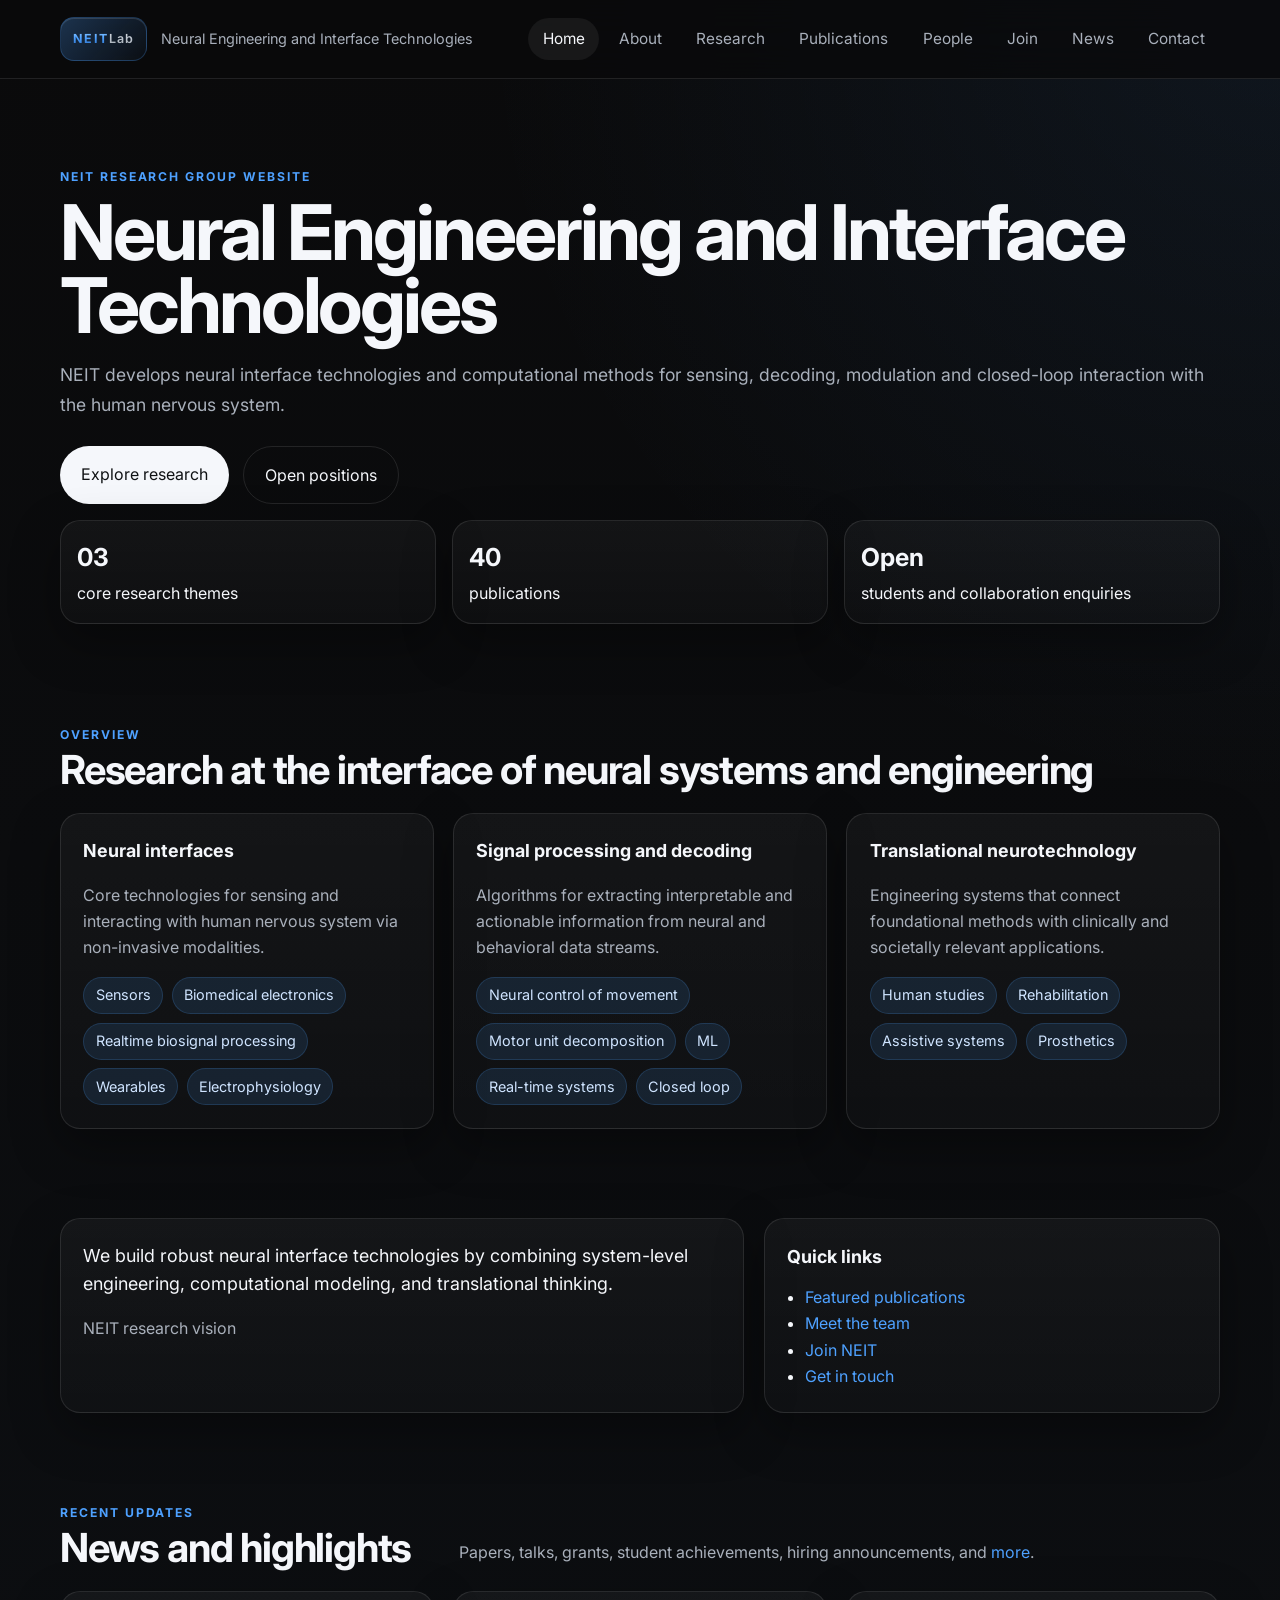
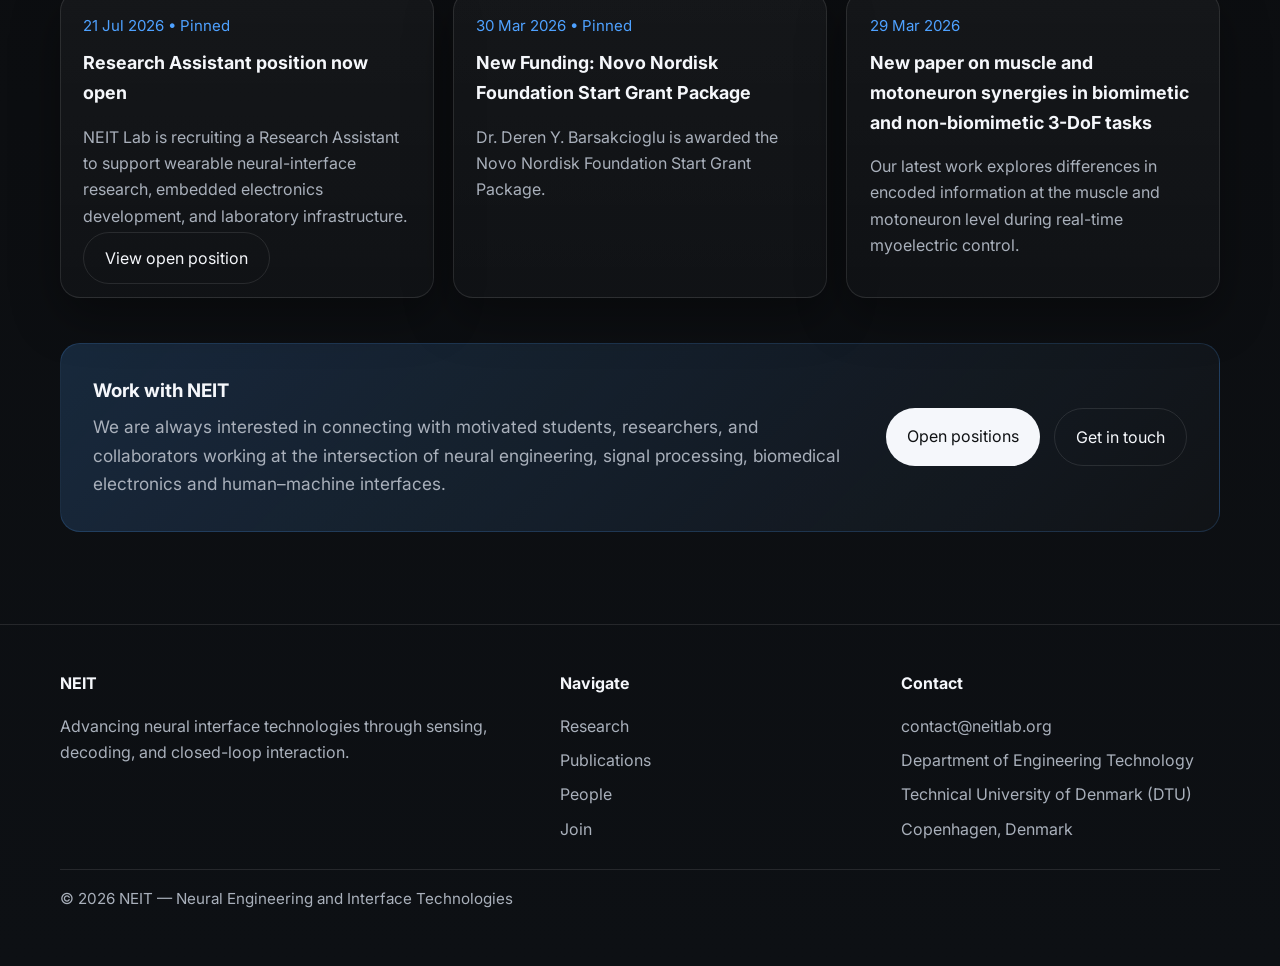
<file: index.html>
<!DOCTYPE html>
<html lang="en">
<head>
  <meta charset="UTF-8">
  <meta name="viewport" content="width=device-width, initial-scale=1.0">
  <title>NEIT | Neural Engineering and Interface Technologies</title>
  <meta name="description" content="NEIT develops neural interfaces, signal processing, and neurotechnology for sensing, decoding, and closed-loop interaction with the nervous system.">
  <link rel="preconnect" href="https://fonts.googleapis.com">
  <link rel="preconnect" href="https://fonts.gstatic.com" crossorigin>
  <link href="https://fonts.googleapis.com/css2?family=Inter:wght@400;500;600;700;800&display=swap" rel="stylesheet">
  <link rel="icon" href="neitlab-favicon.svg" type="image/svg+xml">
  <link rel="icon" href="favicon.ico" sizes="any">
  <link rel="stylesheet" href="styles.css">
</head>
<body>

<header class="site-header">
  <div class="container header-inner">
    <a class="brand" href="index.html" aria-label="NEIT Lab home">
      <div class="brand-mark">
        <span class="logo-neit">NEIT</span><span class="logo-lab">Lab</span>
      </div>
      <div class="brand-text">
        <span>Neural Engineering and Interface Technologies</span>
      </div>
    </a>
    <button class="nav-toggle" aria-expanded="false" aria-controls="site-nav">Menu</button>
    <nav class="site-nav" id="site-nav" aria-label="Primary navigation">
      <ul>
        <li><a href="index.html" class="active">Home</a></li>
        <li><a href="about.html" class="">About</a></li>
        <li><a href="research.html" class="">Research</a></li>
        <li><a href="publications.html" class="">Publications</a></li>
        <li><a href="people.html" class="">People</a></li>
        <li><a href="join.html" class="">Join</a></li>
        <li><a href="news.html" class="">News</a></li>
        <li><a href="contact.html" class="">Contact</a></li>
      </ul>
    </nav>
  </div>
</header>

<main>
  <section class="hero">
    <div class="container">
      <div>
        <div class="kicker">NEIT Research group website</div>
        <h1>Neural Engineering and Interface Technologies</h1>
        <p class="hero-full">
          NEIT develops neural interface technologies and computational methods for sensing, decoding, modulation and closed-loop interaction with the human nervous system.
        </p>  
        <div class="hero-actions">
          <a class="button primary" href="research.html">Explore research</a>
          <a class="button secondary" href="join.html">Open positions</a>
        </div>
  
        <div class="metric-grid">
          <div class="stat-card">
            <strong>03</strong>
            <span>core research themes</span>
          </div>
  
          <div class="stat-card">
            <strong id="publication-count-stat">—</strong>
            <span>publications</span>
          </div>
  
          <div class="stat-card">
            <strong>Open</strong>
            <span>students and collaboration enquiries</span>
          </div>
        </div>
      </div>
    </div>
  </section>

  <section class="section">
    <div class="container">
      <div class="section-heading">
        <div>
          <div class="page-kicker">Overview</div>
          <h2>Research at the interface of neural systems and engineering</h2>
        </div>
      </div>
      <div class="grid-3">
        <article class="card">
          <h3>Neural interfaces</h3>
          <p>Core technologies for sensing and interacting with human nervous system via non-invasive modalities.</p>
          <div class="tag-list">
            <span class="tag">Sensors</span>
            <span class="tag">Biomedical electronics</span>
            <span class="tag">Realtime biosignal processing</span>
            <span class="tag">Wearables</span>
            <span class="tag">Electrophysiology</span>
          </div>
        </article>
        <article class="card">
          <h3>Signal processing and decoding</h3>
          <p>Algorithms for extracting interpretable and actionable information from neural and behavioral data streams.</p>
          <div class="tag-list">
            <span class="tag">Neural control of movement</span>
            <span class="tag">Motor unit decomposition</span>
            <span class="tag">ML</span>
            <span class="tag">Real-time systems</span>
            <span class="tag">Closed loop</span>
          </div>
        </article>
        <article class="card">
          <h3>Translational neurotechnology</h3>
          <p>Engineering systems that connect foundational methods with clinically and societally relevant applications.</p>
          <div class="tag-list">
            <span class="tag">Human studies</span>
            <span class="tag">Rehabilitation</span>
            <span class="tag">Assistive systems</span>
            <span class="tag">Prosthetics</span>
          </div>
        </article>
      </div>
    </div>
  </section>

  <section class="section">
    <div class="container feature-strip">
      <div class="quote-block">
        <blockquote>
          We build robust neural interface technologies by combining system-level engineering, computational modeling, and translational thinking.
        </blockquote>
        <cite>NEIT research vision</cite>
      </div>
      <div class="card">
        <h3>Quick links</h3>
        <ul class="clean-list">
          <li><a class="muted-link" href="publications.html">Featured publications</a></li>
          <li><a class="muted-link" href="people.html">Meet the team</a></li>
          <li><a class="muted-link" href="join.html">Join NEIT</a></li>
          <li><a class="muted-link" href="contact.html">Get in touch</a></li>
        </ul>
      </div>
    </div>
  </section>

  <section class="section">
    <div class="container">
      <div class="section-heading">
        <div>
          <div class="page-kicker">Recent updates</div>
          <h2>News and highlights</h2>
        </div>
        <p>
          Papers, talks, grants, student achievements, hiring announcements, and
          <a href="news.html" class="inline-link">more</a>.
        </p>
      </div>
      <div id="homepage-news-list" class="grid-3">
        <p>Loading updates...</p>
      </div>
      <div class="cta-band">
        <div>
          <h3>Work with NEIT</h3>
          <p class="intro-text">
            We are always interested in connecting with motivated students, researchers, and collaborators working at the intersection of neural engineering, signal processing, biomedical electronics and human–machine interfaces.
          </p>
        </div>
        <div class="button-row">
          <a class="button primary" href="join.html">Open positions</a>
          <a class="button secondary" href="contact.html">Get in touch</a>
        </div>
      </div>
    </div>
  </section>
</main>

<footer class="footer">
  <div class="container">
    <div class="footer-grid">
      <div>
        <h3>NEIT</h3>
        <p>Advancing neural interface technologies through sensing, decoding, and closed-loop interaction.</p>
      </div>
      <div>
        <h3>Navigate</h3>
        <ul>
          <li><a href="research.html">Research</a></li>
          <li><a href="publications.html">Publications</a></li>
          <li><a href="people.html">People</a></li>
          <li><a href="join.html">Join</a></li>
        </ul>
      </div>
      <div>
        <h3>Contact</h3>
        <ul>
          <li><a href="mailto:contact@neitlab.org">contact@neitlab.org</a></li>
          <li>Department of Engineering Technology </li>
          <li>Technical University of Denmark (DTU)</li>
          <li>Copenhagen, Denmark</li>
        </ul>
      </div>
    </div>
    <div class="footer-bottom">
      <span>© <span id="current-year"></span> NEIT — Neural Engineering and Interface Technologies</span>
    </div>
  </div>
</footer>

<script src="script.js"></script>
</body>
</html>
</file>
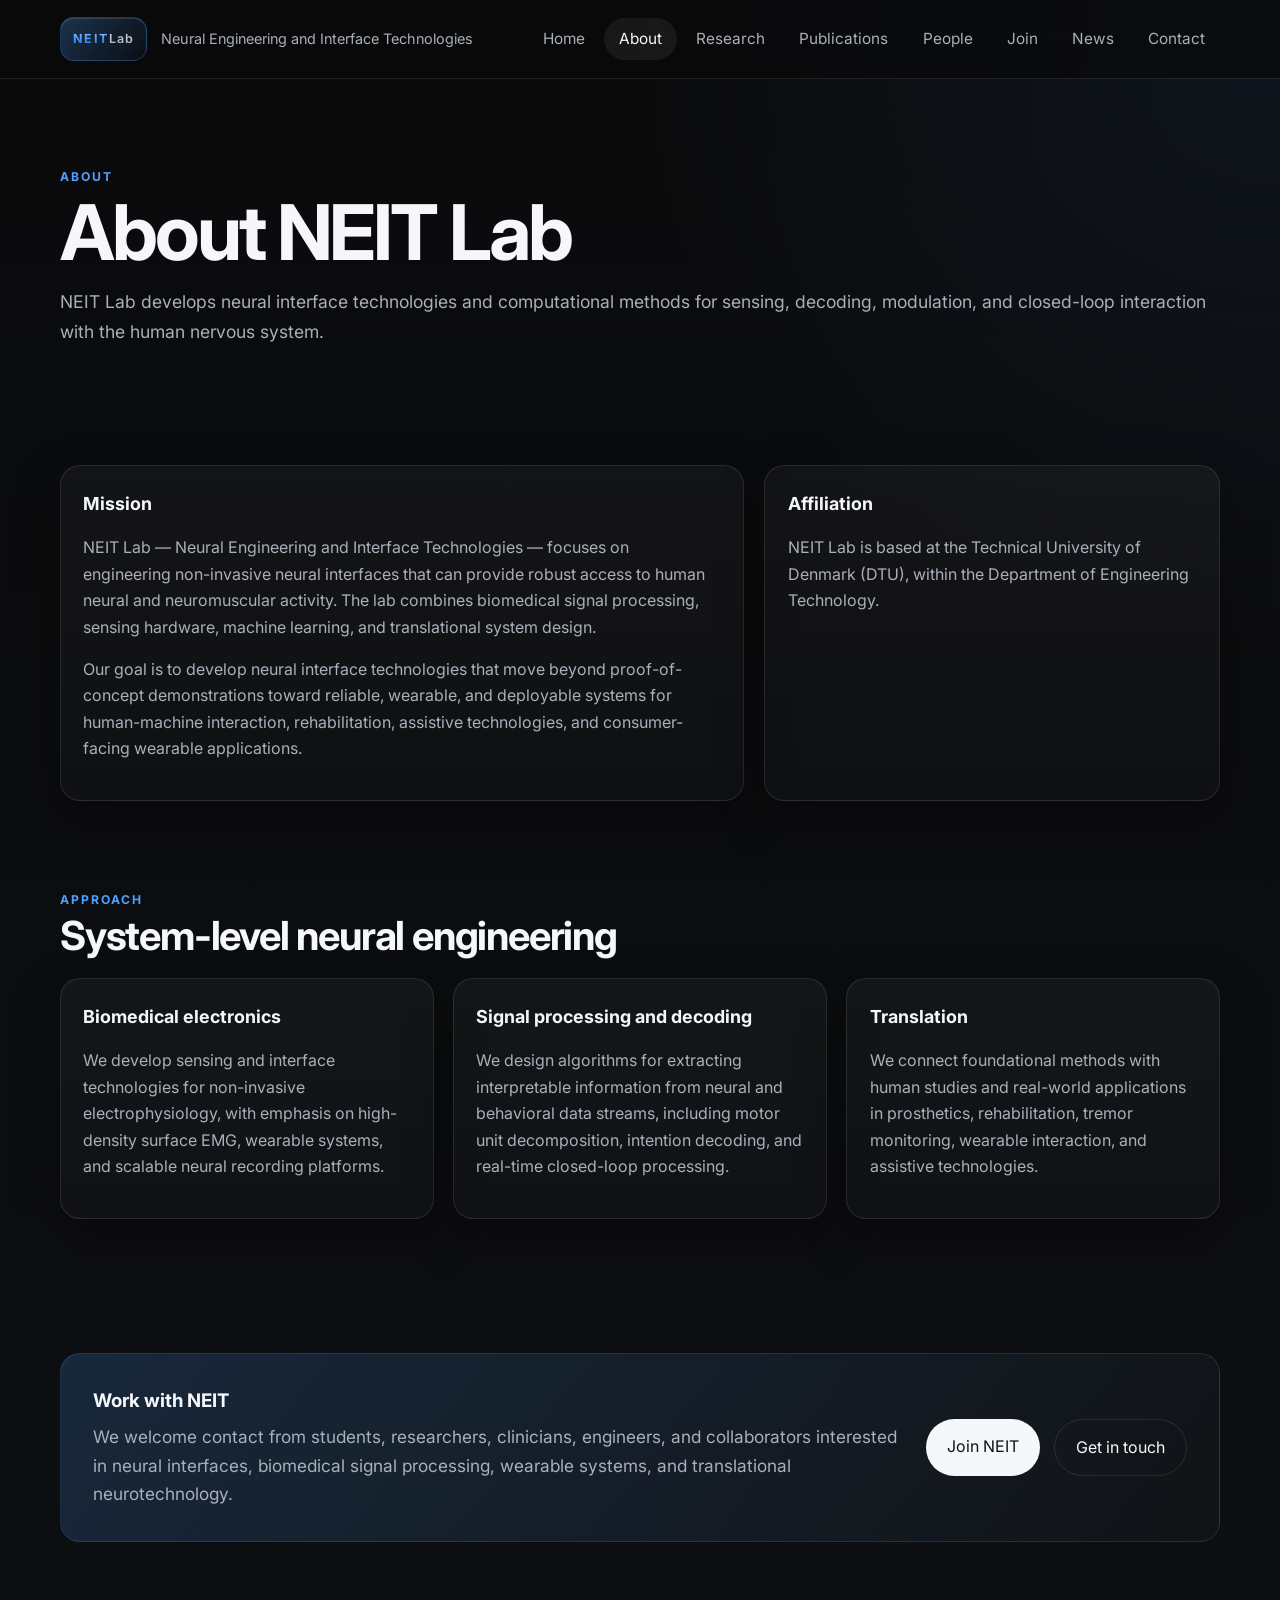
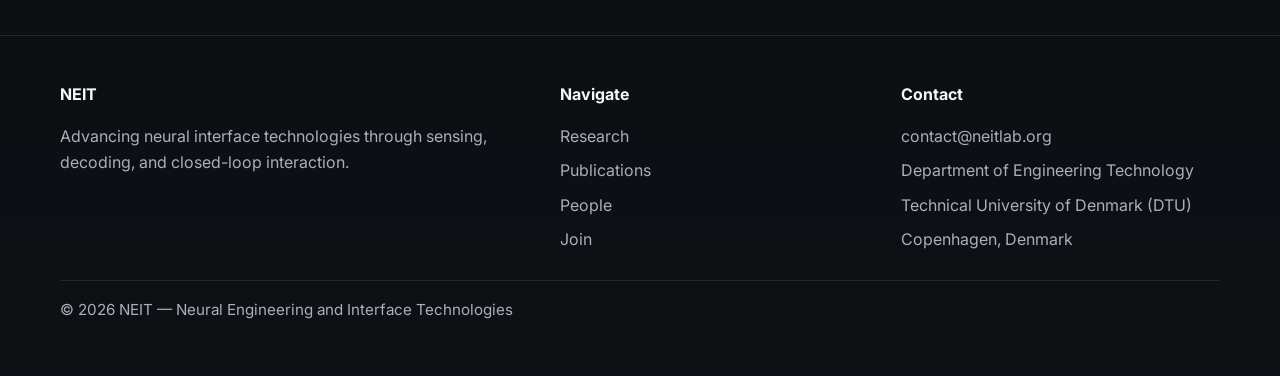
<file: about.html>
<!DOCTYPE html>
<html lang="en">
<head>
  <meta charset="UTF-8">
  <meta name="viewport" content="width=device-width, initial-scale=1.0">
  <title>About | NEIT Lab</title>
  <meta name="description" content="About NEIT Lab — Neural Engineering and Interface Technologies at DTU.">
  <link rel="preconnect" href="https://fonts.googleapis.com">
  <link rel="preconnect" href="https://fonts.gstatic.com" crossorigin>
  <link href="https://fonts.googleapis.com/css2?family=Inter:wght@400;500;600;700;800&display=swap" rel="stylesheet">
  <link rel="icon" href="neitlab-favicon.svg" type="image/svg+xml">
  <link rel="icon" href="favicon.ico" sizes="any">
  <link rel="stylesheet" href="styles.css">
</head>
<body>

<header class="site-header">
  <div class="container header-inner">
    <a class="brand" href="index.html" aria-label="NEIT Lab home">
      <div class="brand-mark">
        <span class="logo-neit">NEIT</span><span class="logo-lab">Lab</span>
      </div>
      <div class="brand-text">
        <span>Neural Engineering and Interface Technologies</span>
      </div>
    </a>
    <button class="nav-toggle" aria-expanded="false" aria-controls="site-nav">Menu</button>
    <nav class="site-nav" id="site-nav" aria-label="Primary navigation">
      <ul>
        <li><a href="index.html">Home</a></li>
        <li><a href="about.html" class="active">About</a></li>
        <li><a href="research.html">Research</a></li>
        <li><a href="publications.html">Publications</a></li>
        <li><a href="people.html">People</a></li>
        <li><a href="join.html">Join</a></li>
        <li><a href="news.html">News</a></li>
        <li><a href="contact.html">Contact</a></li>
      </ul>
    </nav>
  </div>
</header>

<main>
  <section class="hero">
    <div class="container">
      <div class="kicker">About</div>
      <h1>About NEIT Lab</h1>
      <p class="hero-full">
        NEIT Lab develops neural interface technologies and computational methods for sensing,
        decoding, modulation, and closed-loop interaction with the human nervous system.
      </p>
    </div>
  </section>

  <section class="section">
    <div class="container two-column-layout">
      <div class="card">
        <h3>Mission</h3>
        <p>
          NEIT Lab — Neural Engineering and Interface Technologies — focuses on engineering
          non-invasive neural interfaces that can provide robust access to human neural and
          neuromuscular activity. The lab combines biomedical signal processing, sensing
          hardware, machine learning, and translational system design.
        </p>
        <p>
          Our goal is to develop neural interface technologies that move beyond proof-of-concept
          demonstrations toward reliable, wearable, and deployable systems for human-machine
          interaction, rehabilitation, assistive technologies, and consumer-facing wearable
          applications.
        </p>
      </div>

      <div class="card">
        <h3>Affiliation</h3>
        <p>
          NEIT Lab is based at the Technical University of Denmark (DTU), within the Department
          of Engineering Technology.
        </p>
      </div>
    </div>
  </section>

  <section class="section">
    <div class="container">
      <div class="section-heading">
        <div>
          <div class="page-kicker">Approach</div>
          <h2>System-level neural engineering</h2>
        </div>
      </div>

      <div class="grid-3">
        <article class="card">
          <h3>Biomedical electronics</h3>
          <p>
            We develop sensing and interface technologies for non-invasive electrophysiology,
            with emphasis on high-density surface EMG, wearable systems, and scalable neural
            recording platforms.
          </p>
        </article>

        <article class="card">
          <h3>Signal processing and decoding</h3>
          <p>
            We design algorithms for extracting interpretable information from neural and
            behavioral data streams, including motor unit decomposition, intention decoding,
            and real-time closed-loop processing.
          </p>
        </article>

        <article class="card">
          <h3>Translation</h3>
          <p>
            We connect foundational methods with human studies and real-world applications in
            prosthetics, rehabilitation, tremor monitoring, wearable interaction, and assistive
            technologies.
          </p>
        </article>
      </div>
    </div>
  </section>

  <section class="section">
    <div class="container">
      <div class="cta-band">
        <div>
          <h3>Work with NEIT</h3>
          <p class="intro-text">
            We welcome contact from students, researchers, clinicians, engineers, and collaborators
            interested in neural interfaces, biomedical signal processing, wearable systems, and
            translational neurotechnology.
          </p>
        </div>
        <div class="button-row">
          <a class="button primary" href="join.html">Join NEIT</a>
          <a class="button secondary" href="contact.html">Get in touch</a>
        </div>
      </div>
    </div>
  </section>
</main>

<footer class="footer">
  <div class="container">
    <div class="footer-grid">
      <div>
        <h3>NEIT</h3>
        <p>Advancing neural interface technologies through sensing, decoding, and closed-loop interaction.</p>
      </div>
      <div>
        <h3>Navigate</h3>
        <ul>
          <li><a href="research.html">Research</a></li>
          <li><a href="publications.html">Publications</a></li>
          <li><a href="people.html">People</a></li>
          <li><a href="join.html">Join</a></li>
        </ul>
      </div>
      <div>
        <h3>Contact</h3>
        <ul>
          <li><a href="mailto:contact@neitlab.org">contact@neitlab.org</a></li>
          <li>Department of Engineering Technology</li>
          <li>Technical University of Denmark (DTU)</li>
          <li>Copenhagen, Denmark</li>
        </ul>
      </div>
    </div>
    <div class="footer-bottom">
      <span>© <span id="current-year"></span> NEIT — Neural Engineering and Interface Technologies</span>
    </div>
  </div>
</footer>

<script src="script.js"></script>
</body>
</html>
</file>
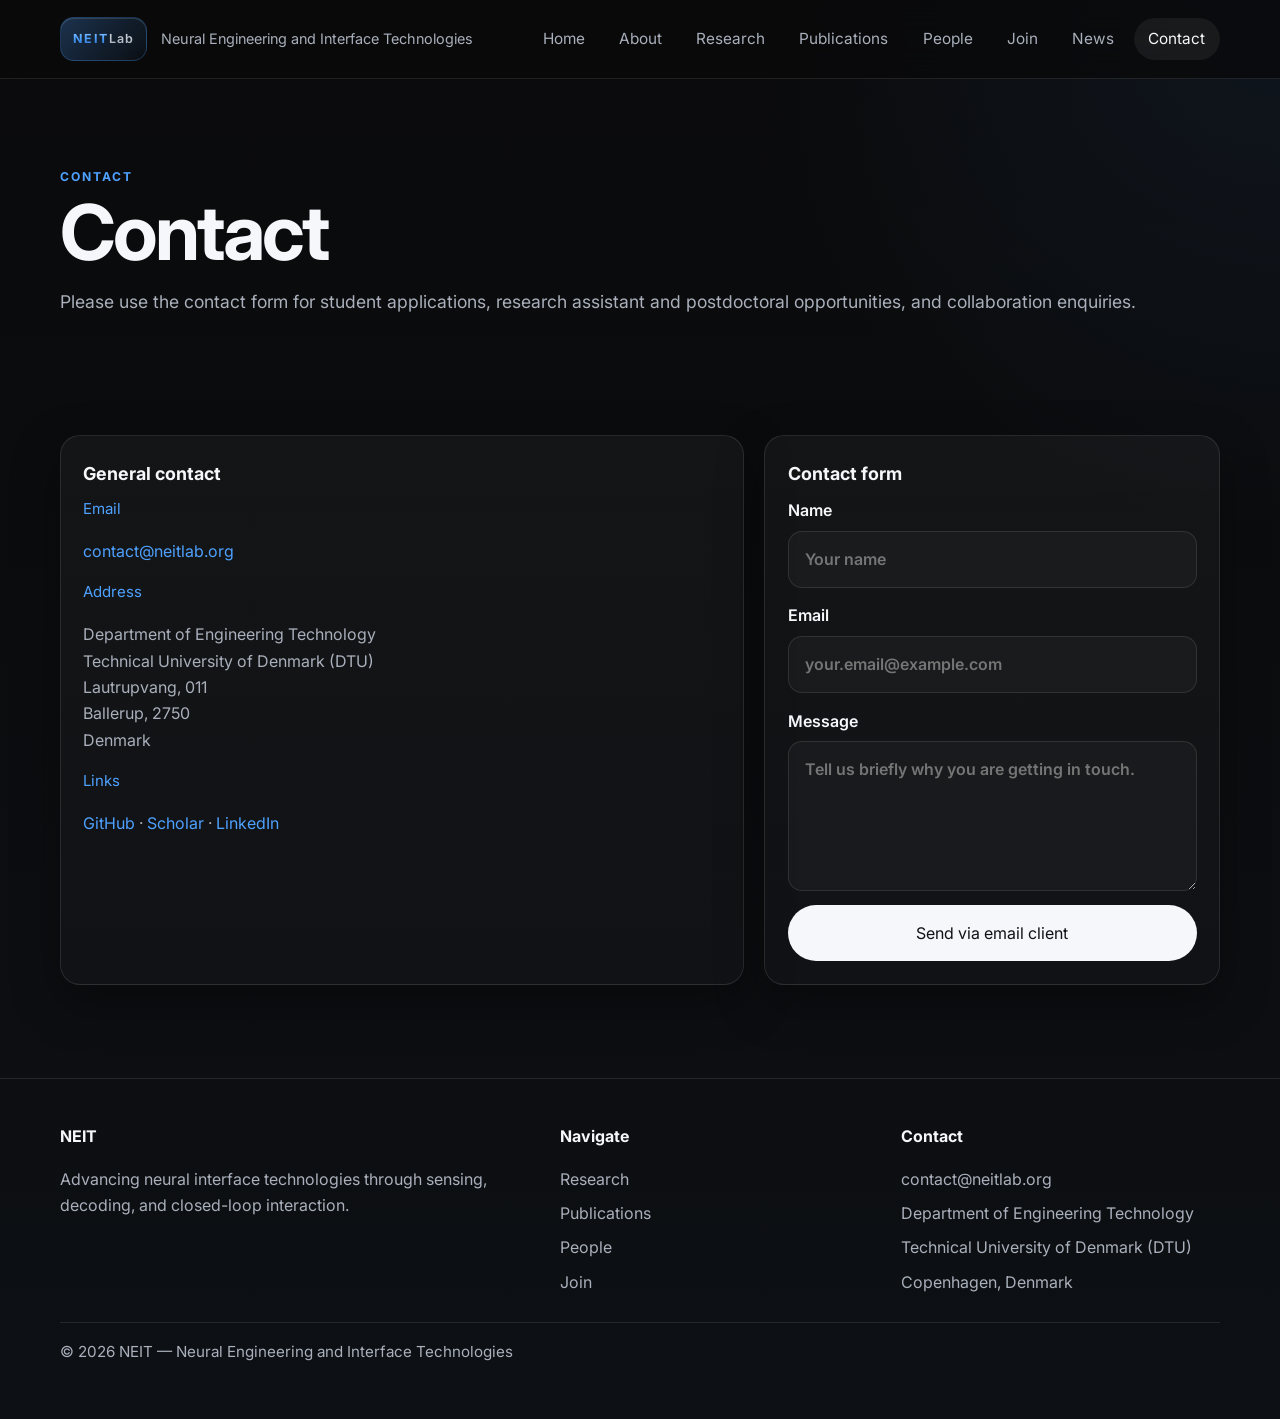
<file: contact.html>
<!DOCTYPE html>
<html lang="en">
<head>
  <meta charset="UTF-8">
  <meta name="viewport" content="width=device-width, initial-scale=1.0">
  <title>Contact | NEIT</title>
  <meta name="description" content="Contact details, address, collaboration enquiries, and application information for NEIT.">
  <link rel="preconnect" href="https://fonts.googleapis.com">
  <link rel="preconnect" href="https://fonts.gstatic.com" crossorigin>
  <link href="https://fonts.googleapis.com/css2?family=Inter:wght@400;500;600;700;800&display=swap" rel="stylesheet">
  <link rel="icon" href="neitlab-favicon.svg" type="image/svg+xml">
  <link rel="icon" href="favicon.ico" sizes="any">
  <link rel="stylesheet" href="styles.css">
</head>
<body>

<header class="site-header">
  <div class="container header-inner">
    <a class="brand" href="index.html" aria-label="NEIT home">
      <div class="brand-mark">
        <span class="logo-neit">NEIT</span><span class="logo-lab">Lab</span>
      </div>
      <div class="brand-text">
        <span>Neural Engineering and Interface Technologies</span>
      </div>
    </a>
    <button class="nav-toggle" aria-expanded="false" aria-controls="site-nav">Menu</button>
    <nav class="site-nav" id="site-nav" aria-label="Primary navigation">
      <ul>
        <li><a href="index.html" class="">Home</a></li>
        <li><a href="about.html" class="">About</a></li>
        <li><a href="research.html" class="">Research</a></li>
        <li><a href="publications.html" class="">Publications</a></li>
        <li><a href="people.html" class="">People</a></li>
        <li><a href="join.html" class="">Join</a></li>
        <li><a href="news.html" class="">News</a></li>
        <li><a href="contact.html" class="active">Contact</a></li>
      </ul>
    </nav>
  </div>
</header>

<main>
  <section class="hero">
    <div class="container">
      <div class="kicker">Contact</div>
      <h1>Contact</h1>
      <p class="hero-full">Please use the contact form for student applications, research assistant and postdoctoral opportunities, and collaboration enquiries.</p>
    </div>
  </section>

  <section class="section">
    <div class="container two-column-layout">
      <div class="contact-card">
        <h3>General contact</h3>
        <div class="contact-meta">Email</div>
        <p><a class="muted-link" href="mailto:contact@neit-lab.org">contact@neitlab.org</a></p>
        <div class="contact-meta">Address</div>
        <p>Department of Engineering Technology<br>Technical University of Denmark (DTU)<br>Lautrupvang, 011<br>Ballerup, 2750<br>Denmark</p>
        <div class="contact-meta">Links</div>
        <p><a class="muted-link" href="#">GitHub</a> · <a class="muted-link" href="#">Scholar</a> · <a class="muted-link" href="#">LinkedIn</a></p>
      </div>
      <div class="contact-card">
        <h3>Contact form</h3>
        <form action="mailto:contact@neit-lab.org" method="post" enctype="text/plain">
          <label>Name
            <input type="text" name="name" placeholder="Your name">
          </label>
          <label>Email
            <input type="email" name="email" placeholder="your.email@example.com">
          </label>
          <label>Message
            <textarea name="message" placeholder="Tell us briefly why you are getting in touch."></textarea>
          </label>
          <input type="submit" value="Send via email client">
        </form>
      </div>
    </div>
  </section>
</main>

<footer class="footer">
  <div class="container">
    <div class="footer-grid">
      <div>
        <h3>NEIT</h3>
        <p>Advancing neural interface technologies through sensing, decoding, and closed-loop interaction.</p>
      </div>
      <div>
        <h3>Navigate</h3>
        <ul>
          <li><a href="research.html">Research</a></li>
          <li><a href="publications.html">Publications</a></li>
          <li><a href="people.html">People</a></li>
          <li><a href="join.html">Join</a></li>
        </ul>
      </div>
      <div>
        <h3>Contact</h3>
        <ul>
          <li><a href="mailto:contact@neitlab.org">contact@neitlab.org</a></li>
          <li>Department of Engineering Technology</li>
          <li>Technical University of Denmark (DTU)</li>
          <li>Copenhagen, Denmark</li>
        </ul>
      </div>
    </div>
    <div class="footer-bottom">
      <span>© <span id="current-year"></span> NEIT — Neural Engineering and Interface Technologies</span>
    </div>
  </div>
</footer>

<script src="script.js"></script>
</body>
</html>
</file>
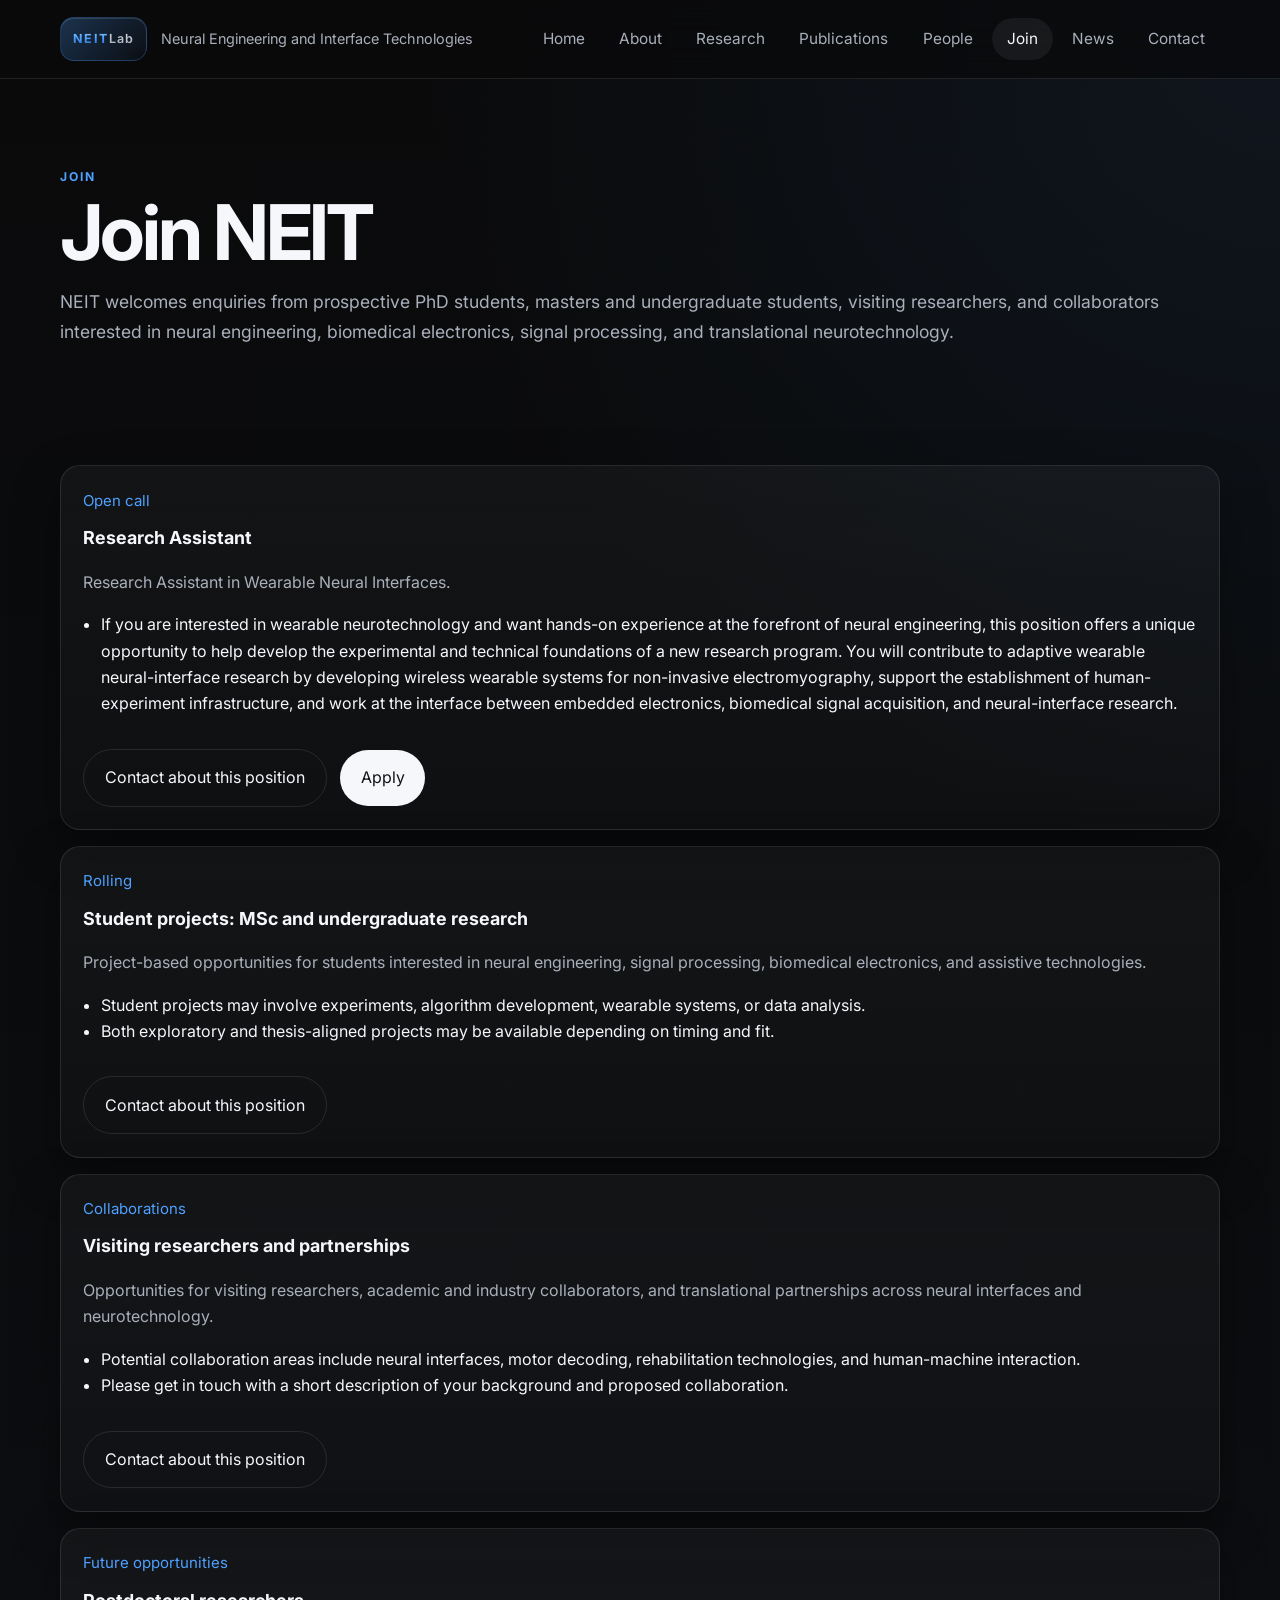
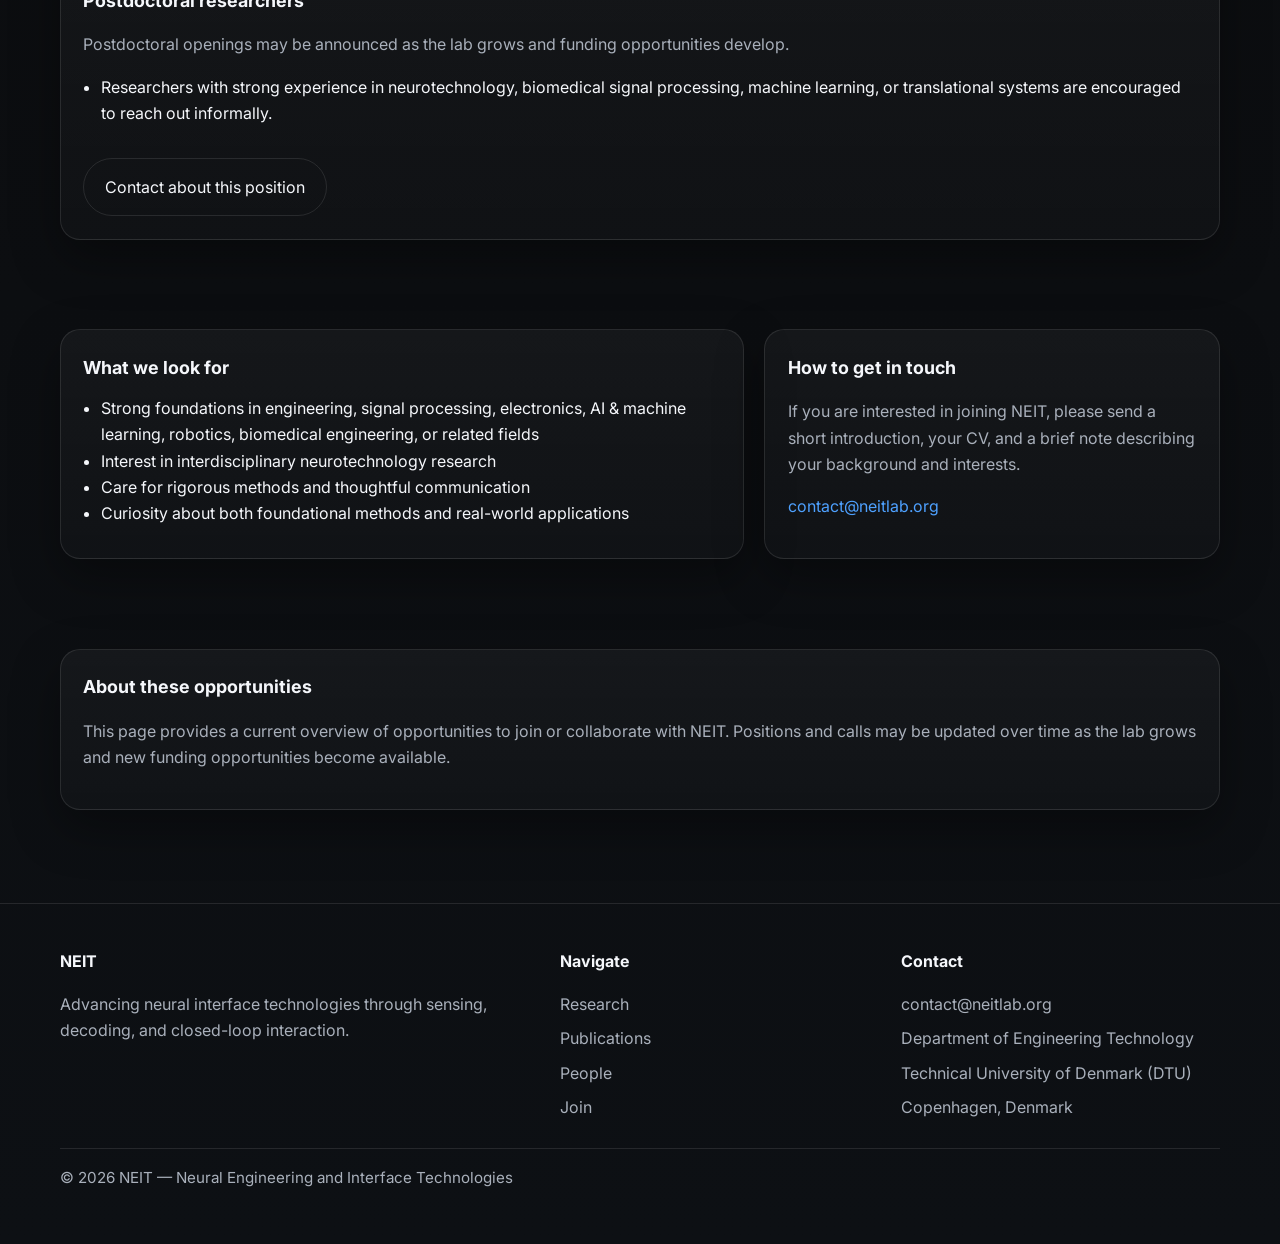
<file: join.html>
<!DOCTYPE html>
<html lang="en">
<head>
  <meta charset="UTF-8">
  <meta name="viewport" content="width=device-width, initial-scale=1.0">
  <title>Join | NEIT</title>
  <meta name="description" content="Open positions, opportunities, and application guidance for joining NEIT.">
  <link rel="preconnect" href="https://fonts.googleapis.com">
  <link rel="preconnect" href="https://fonts.gstatic.com" crossorigin>
  <link href="https://fonts.googleapis.com/css2?family=Inter:wght@400;500;600;700;800&display=swap" rel="stylesheet">
  <link rel="icon" href="neitlab-favicon.svg" type="image/svg+xml">
  <link rel="icon" href="favicon.ico" sizes="any">
  <link rel="stylesheet" href="styles.css">
</head>
<body>

<header class="site-header">
  <div class="container header-inner">
    <a class="brand" href="index.html" aria-label="NEIT Lab home">
      <div class="brand-mark">
        <span class="logo-neit">NEIT</span><span class="logo-lab">Lab</span>
      </div>
      <div class="brand-text">
        <span>Neural Engineering and Interface Technologies</span>
      </div>
    </a>
    <button class="nav-toggle" aria-expanded="false" aria-controls="site-nav">Menu</button>
    <nav class="site-nav" id="site-nav" aria-label="Primary navigation">
      <ul>
        <li><a href="index.html">Home</a></li>
        <li><a href="about.html">About</a></li>
        <li><a href="research.html">Research</a></li>
        <li><a href="publications.html">Publications</a></li>
        <li><a href="people.html">People</a></li>
        <li><a href="join.html" class="active">Join</a></li>
        <li><a href="news.html">News</a></li>
        <li><a href="contact.html">Contact</a></li>
      </ul>
    </nav>
  </div>
</header>

<main>
  <section class="hero">
    <div class="container">
      <div class="kicker">Join</div>
      <h1>Join NEIT</h1>
      <p class="hero-full">
        NEIT welcomes enquiries from prospective PhD students, masters and undergraduate students, visiting researchers, and collaborators interested in neural engineering,
        biomedical electronics, signal processing, and translational neurotechnology.
      </p>
    </div>
  </section>

  <section class="section">
    <div class="container">
      <div id="positions-list" class="jobs">
        <p>Loading opportunities...</p>
      </div>
    </div>
  </section>

  <section class="section">
    <div class="container two-column-layout">
      <div class="card">
        <h3>What we look for</h3>
        <ul class="content-list">
          <li>Strong foundations in engineering, signal processing, electronics, AI & machine learning, robotics, biomedical engineering, or related fields</li>
          <li>Interest in interdisciplinary neurotechnology research</li>
          <li>Care for rigorous methods and thoughtful communication</li>
          <li>Curiosity about both foundational methods and real-world applications</li>
        </ul>
      </div>
      <div class="card">
        <h3>How to get in touch</h3>
        <p>
          If you are interested in joining NEIT, please send a short introduction,
          your CV, and a brief note describing your background and interests.
        </p>
        <p>
          <a class="muted-link" href="mailto:contact@neitlab.org?subject=Enquiry%20about%20joining%20NEIT">
            contact@neitlab.org
          </a>
        </p>
      </div>
    </div>
  </section>

  <section class="section">
    <div class="container card">
      <h3>About these opportunities</h3>
      <p>
        This page provides a current overview of opportunities to join or collaborate
        with NEIT. Positions and calls may be updated over time as the lab grows and
        new funding opportunities become available.
      </p>
    </div>
  </section>
</main>

<footer class="footer">
  <div class="container">
    <div class="footer-grid">
      <div>
        <h3>NEIT</h3>
        <p>Advancing neural interface technologies through sensing, decoding, and closed-loop interaction.</p>
      </div>
      <div>
        <h3>Navigate</h3>
        <ul>
          <li><a href="research.html">Research</a></li>
          <li><a href="publications.html">Publications</a></li>
          <li><a href="people.html">People</a></li>
          <li><a href="join.html">Join</a></li>
        </ul>
      </div>
      <div>
        <h3>Contact</h3>
        <ul>
          <li><a href="mailto:contact@neitlab.org">contact@neitlab.org</a></li>
          <li>Department of Engineering Technology</li>
          <li>Technical University of Denmark (DTU)</li>
          <li>Copenhagen, Denmark</li>
        </ul>
      </div>
    </div>
    <div class="footer-bottom">
      <span>© <span id="current-year"></span> NEIT — Neural Engineering and Interface Technologies</span>
    </div>
  </div>
</footer>

<script src="script.js"></script>
</body>
</html>
</file>
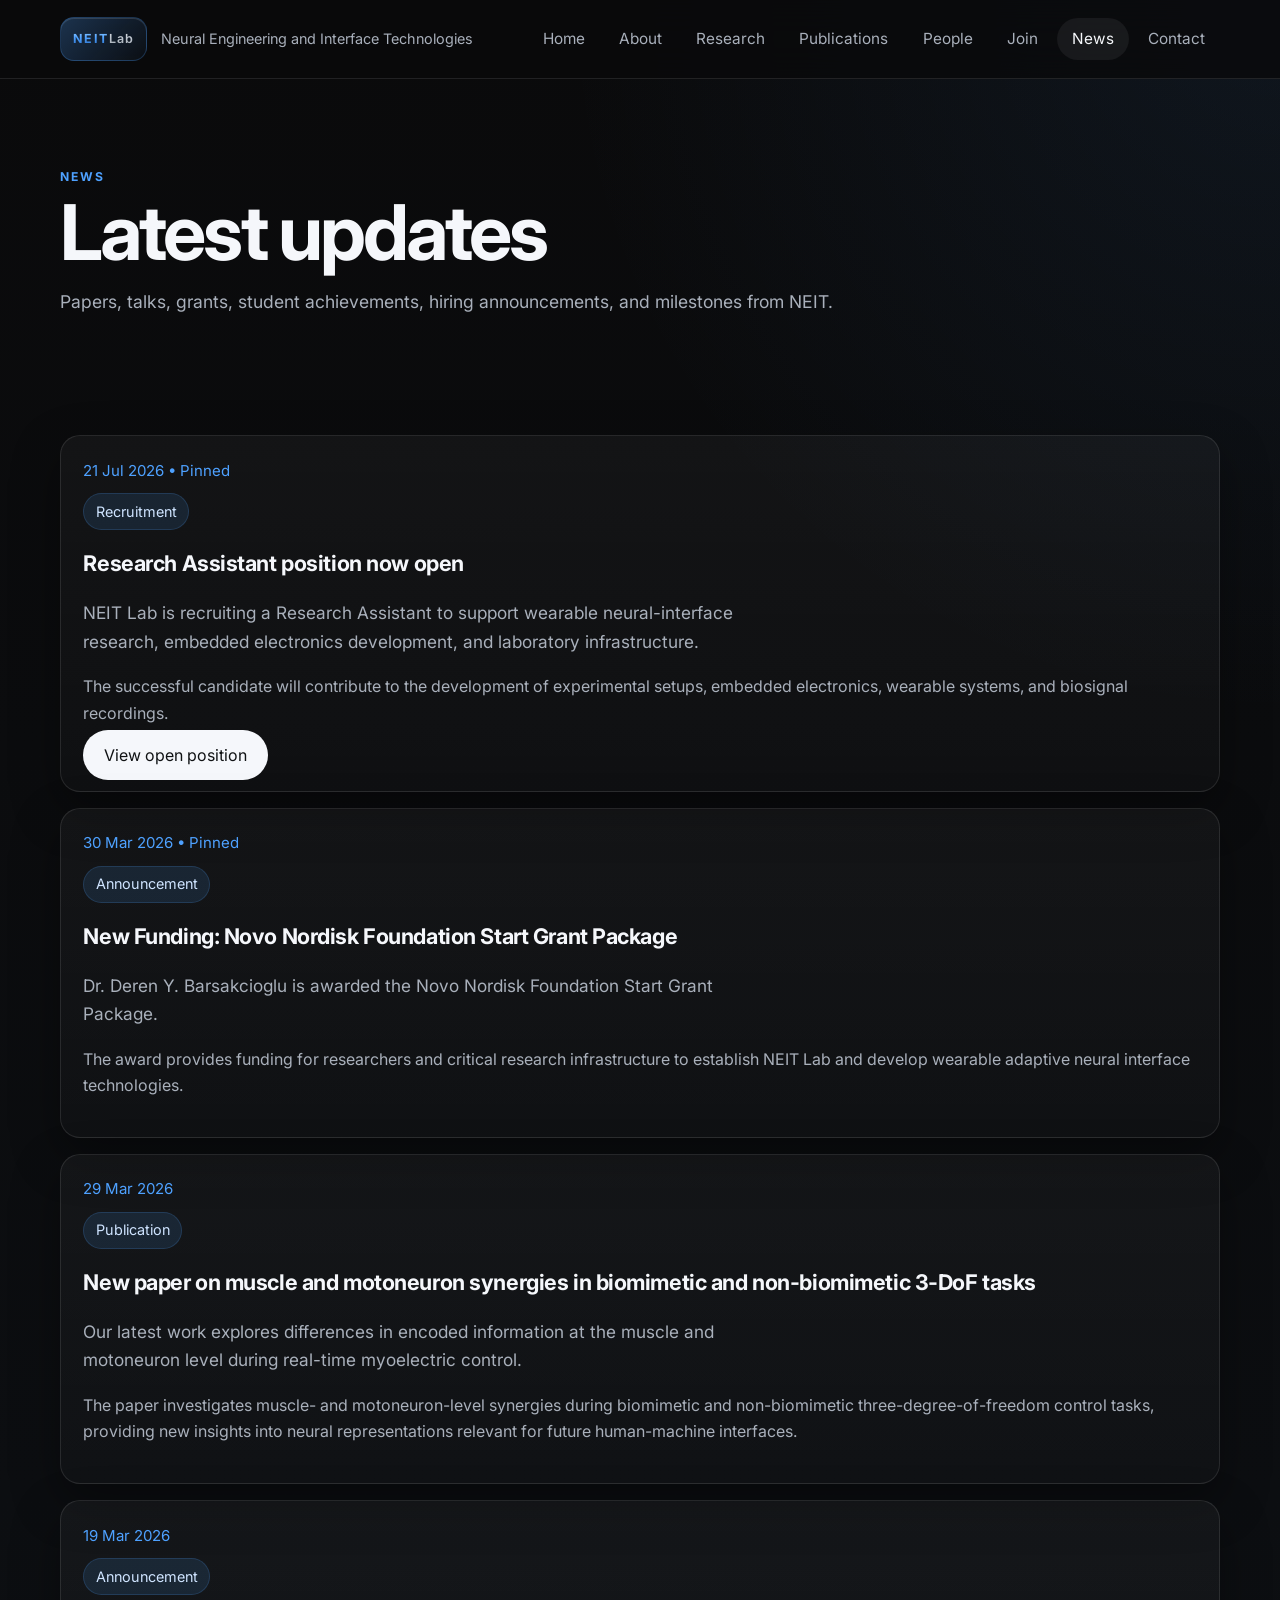
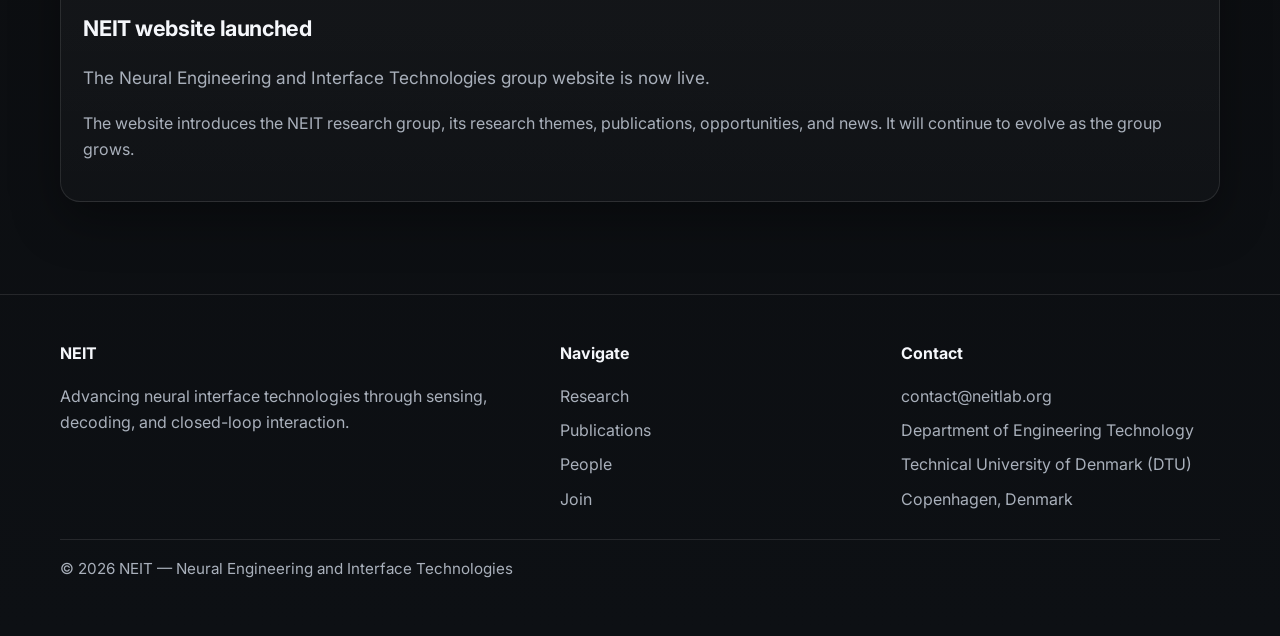
<file: news.html>
<!DOCTYPE html>
<html lang="en">
<head>
  <meta charset="UTF-8">
  <meta name="viewport" content="width=device-width, initial-scale=1.0">
  <title>News | NEIT</title>
  <meta name="description" content="Latest updates, papers, talks, grants, and milestones from NEIT.">
  <link rel="preconnect" href="https://fonts.googleapis.com">
  <link rel="preconnect" href="https://fonts.gstatic.com" crossorigin>
  <link href="https://fonts.googleapis.com/css2?family=Inter:wght@400;500;600;700;800&display=swap" rel="stylesheet">
  <link rel="icon" href="neitlab-favicon.svg" type="image/svg+xml">
  <link rel="icon" href="favicon.ico" sizes="any">
  <link rel="stylesheet" href="styles.css">
</head>
<body>

<header class="site-header">
  <div class="container header-inner">
    <a class="brand" href="index.html" aria-label="NEIT home">
      <div class="brand-mark">
        <span class="logo-neit">NEIT</span><span class="logo-lab">Lab</span>
      </div>
      <div class="brand-text">
        <span>Neural Engineering and Interface Technologies</span>
      </div>
    </a>
    <button class="nav-toggle" aria-expanded="false" aria-controls="site-nav">Menu</button>
    <nav class="site-nav" id="site-nav" aria-label="Primary navigation">
      <ul>
        <li><a href="index.html">Home</a></li>
        <li><a href="about.html">About</a></li>
        <li><a href="research.html">Research</a></li>
        <li><a href="publications.html">Publications</a></li>
        <li><a href="people.html">People</a></li>
        <li><a href="join.html">Join</a></li>
        <li><a href="news.html" class="active">News</a></li>
        <li><a href="contact.html">Contact</a></li>
      </ul>
    </nav>
  </div>
</header>

<main>
  <section class="hero">
    <div class="container">
      <div class="kicker">News</div>
      <h1>Latest updates</h1>
      <p class="hero-full">
        Papers, talks, grants, student achievements, hiring announcements, and milestones from NEIT.
      </p>
    </div>
  </section>

  <section class="section">
    <div class="container">
      <div id="news-page-list" class="timeline">
        <p>Loading news...</p>
      </div>
    </div>
  </section>
</main>

<footer class="footer">
  <div class="container">
    <div class="footer-grid">
      <div>
        <h3>NEIT</h3>
        <p>Advancing neural interface technologies through sensing, decoding, and closed-loop interaction.</p>
      </div>
      <div>
        <h3>Navigate</h3>
        <ul>
          <li><a href="research.html">Research</a></li>
          <li><a href="publications.html">Publications</a></li>
          <li><a href="people.html">People</a></li>
          <li><a href="join.html">Join</a></li>
        </ul>
      </div>
      <div>
        <h3>Contact</h3>
        <ul>
          <li><a href="mailto:contact@neitlab.org">contact@neitlab.org</a></li>
          <li>Department of Engineering Technology</li>
          <li>Technical University of Denmark (DTU)</li>
          <li>Copenhagen, Denmark</li>
        </ul>
      </div>
    </div>
    <div class="footer-bottom">
      <span>© <span id="current-year"></span> NEIT — Neural Engineering and Interface Technologies</span>
    </div>
  </div>
</footer>

<script src="script.js"></script>
</body>
</html>
</file>
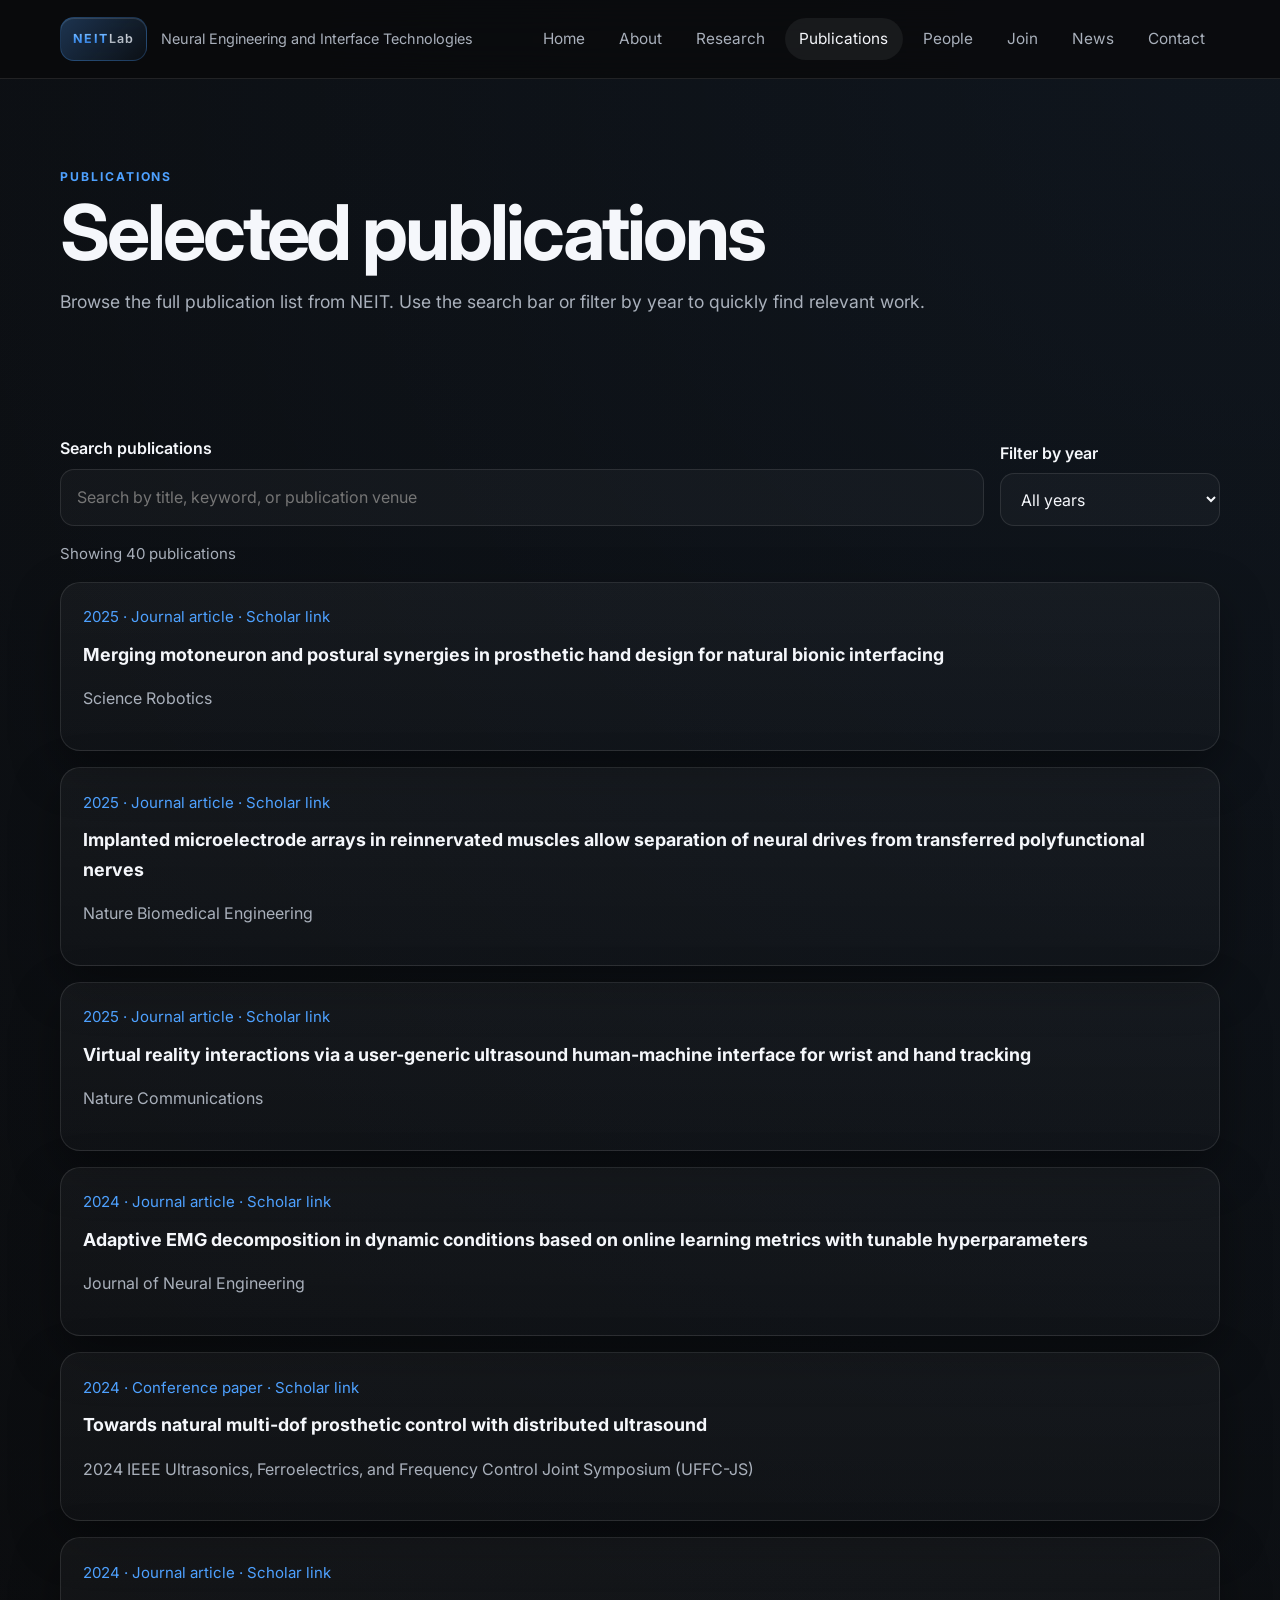
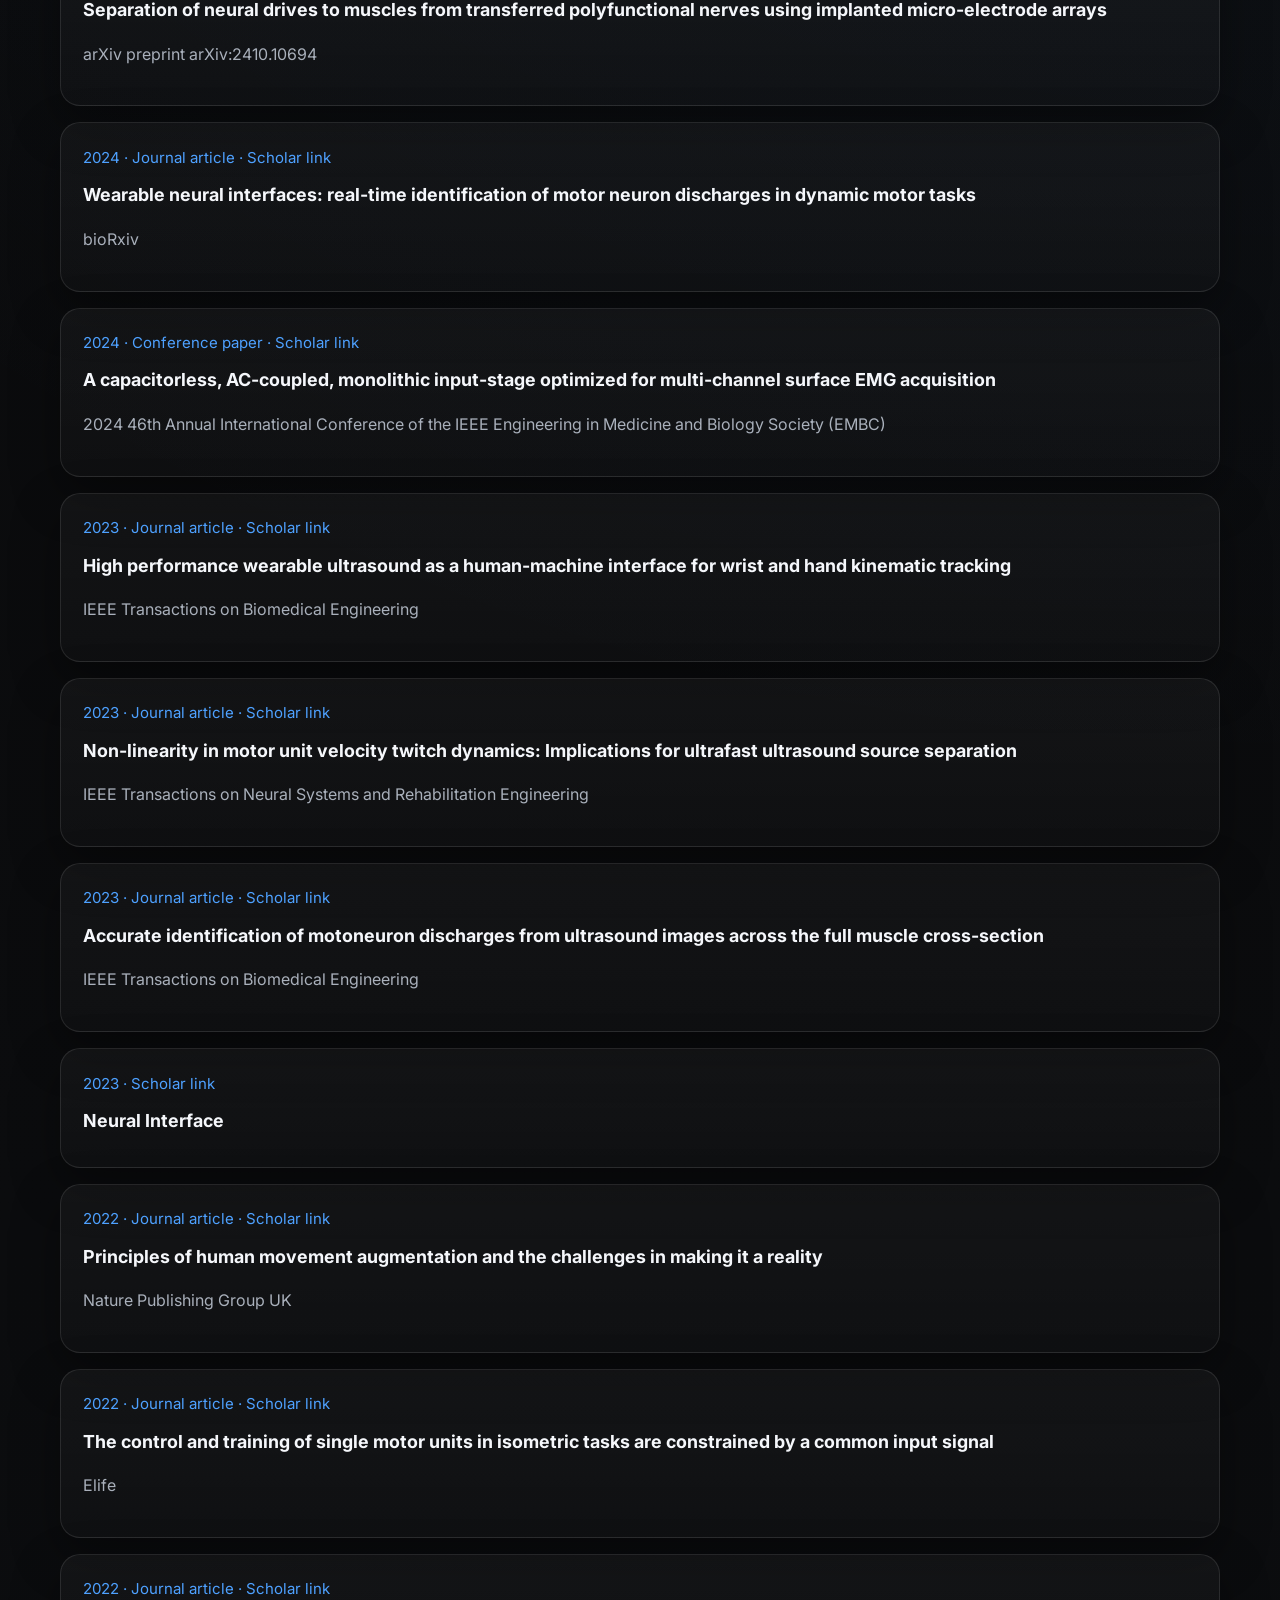
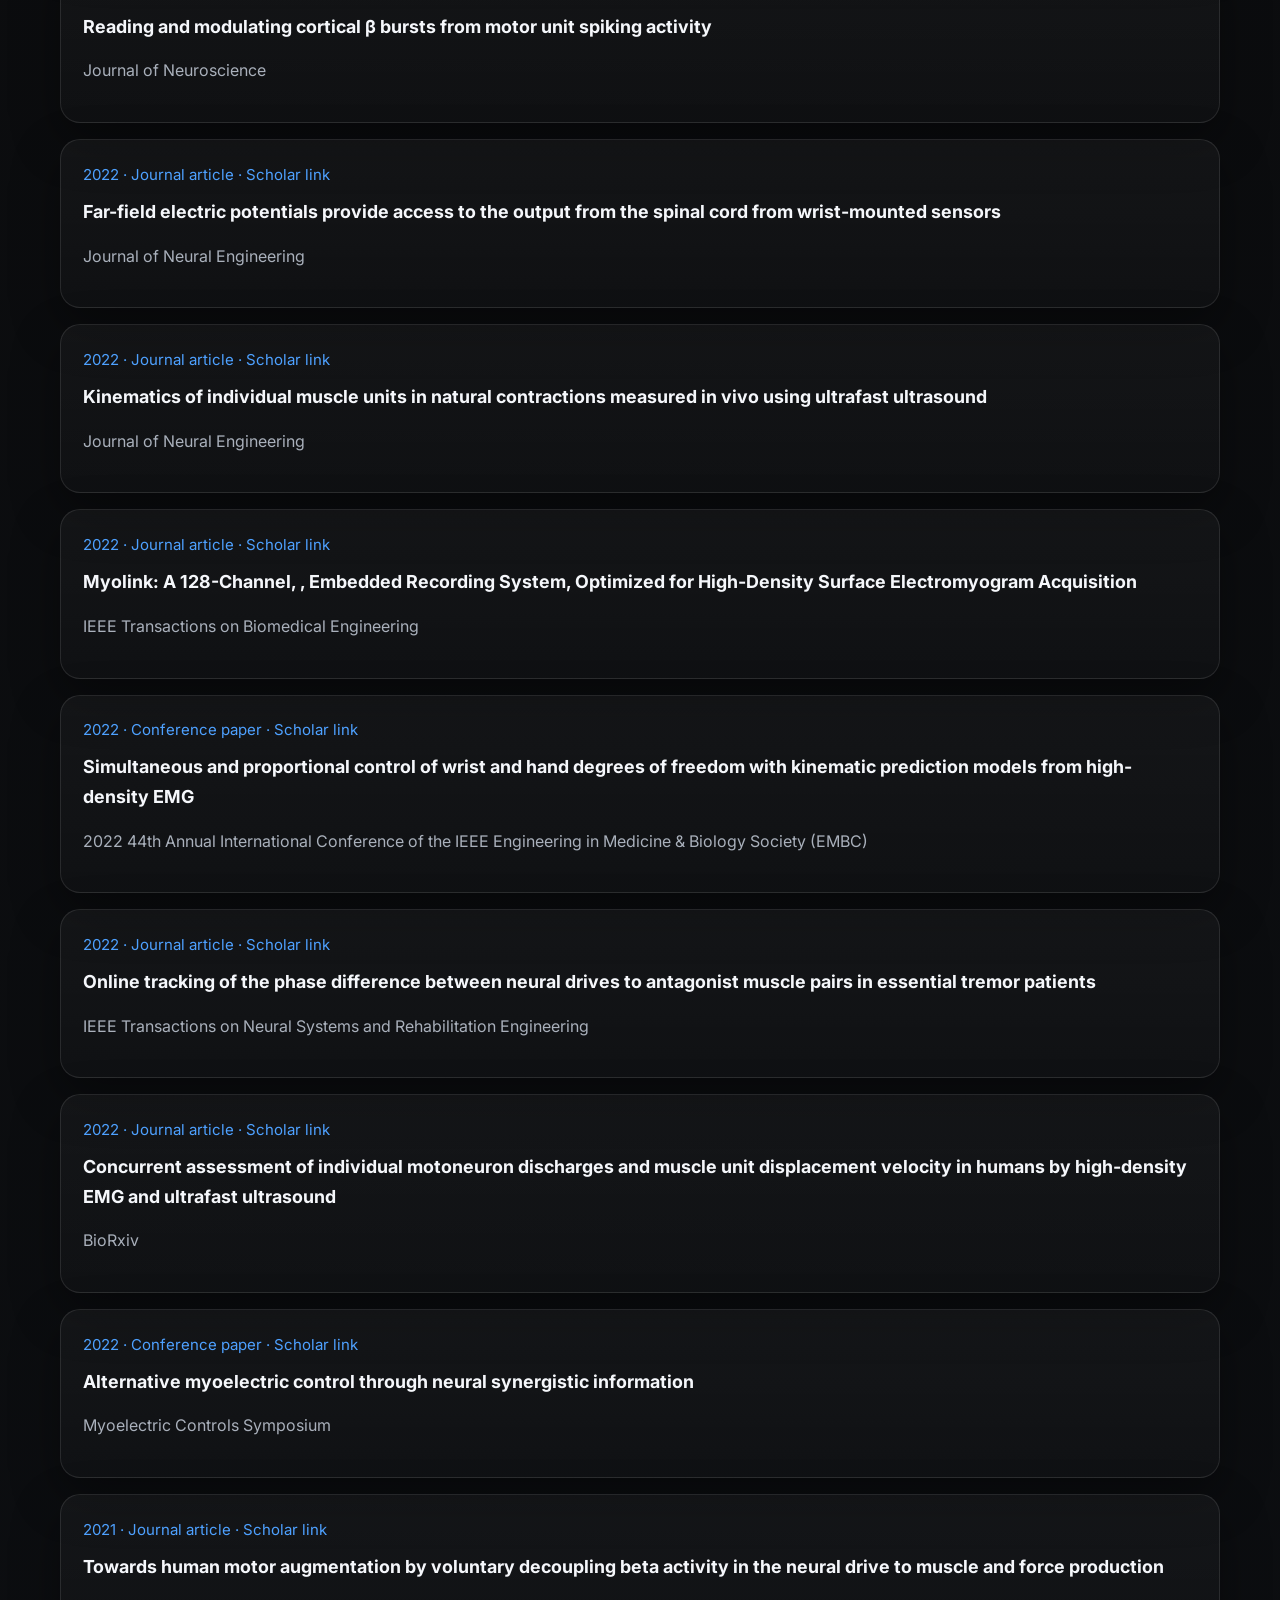
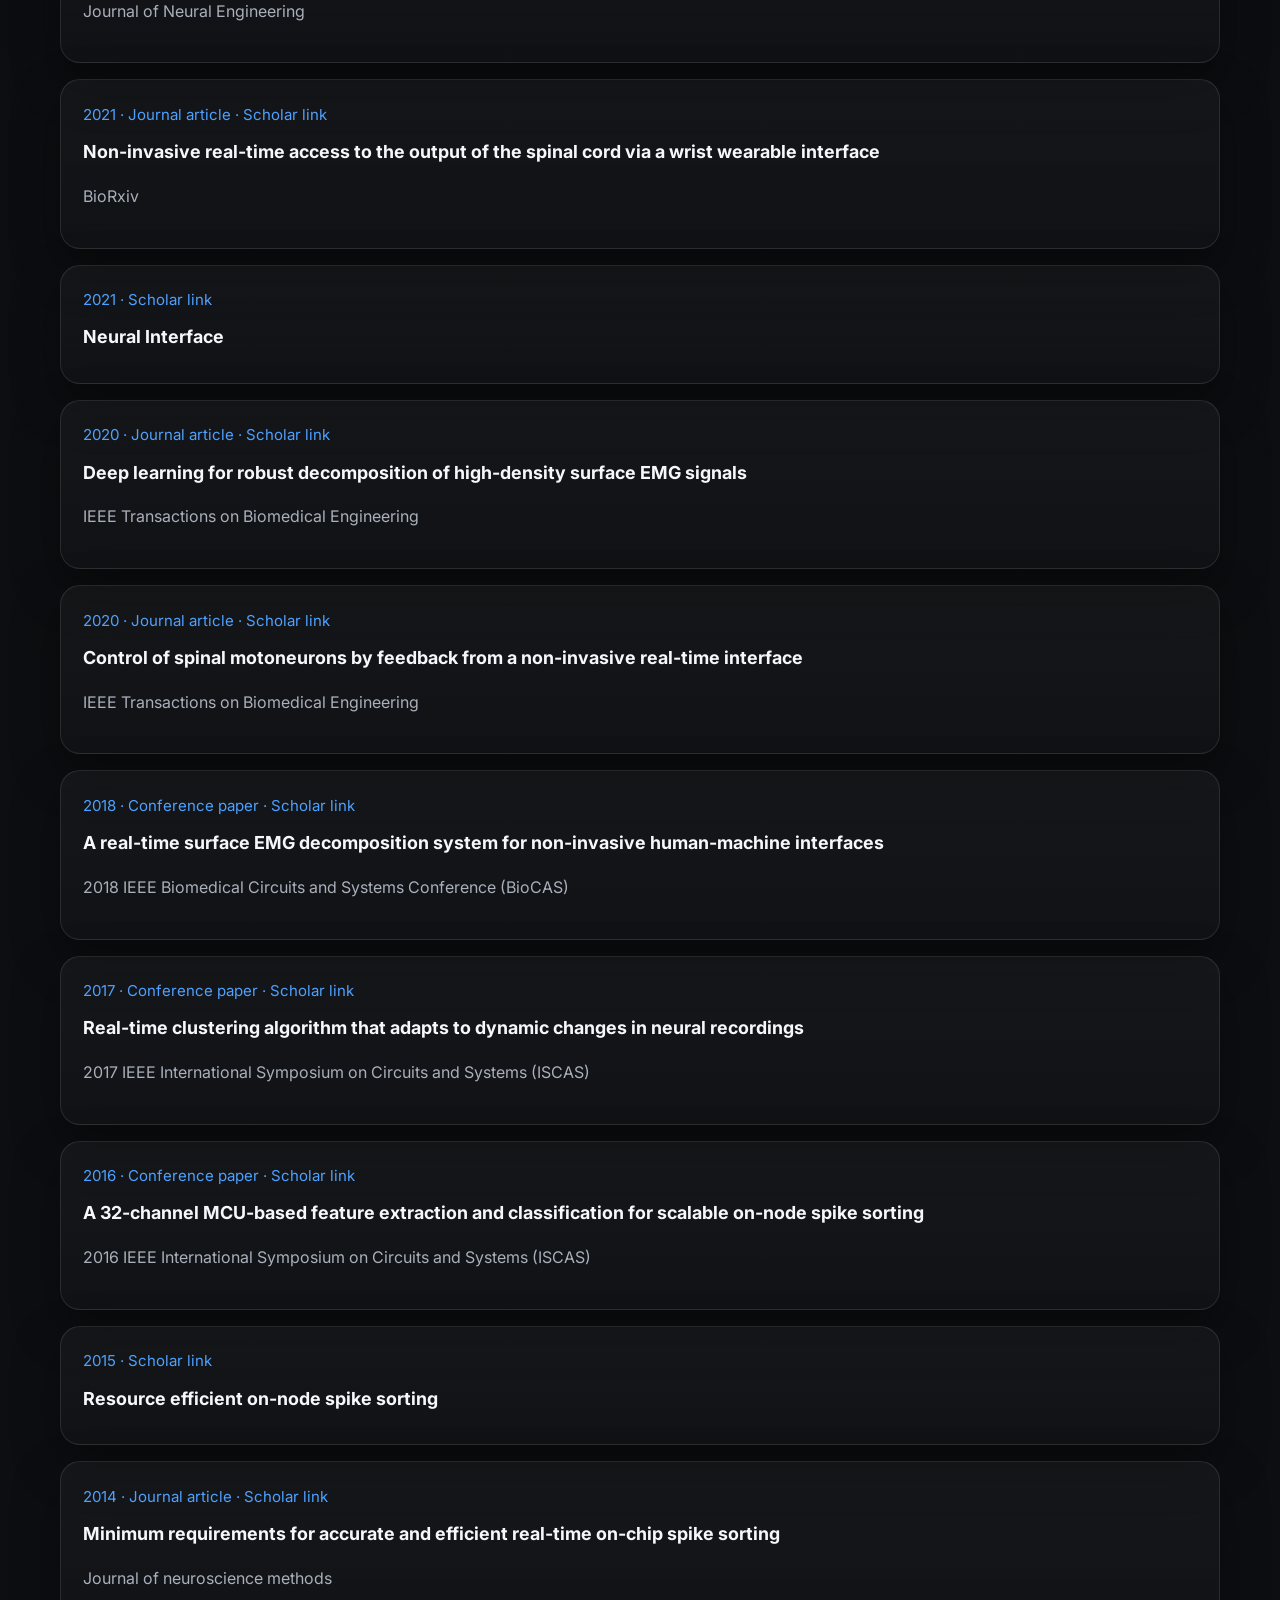
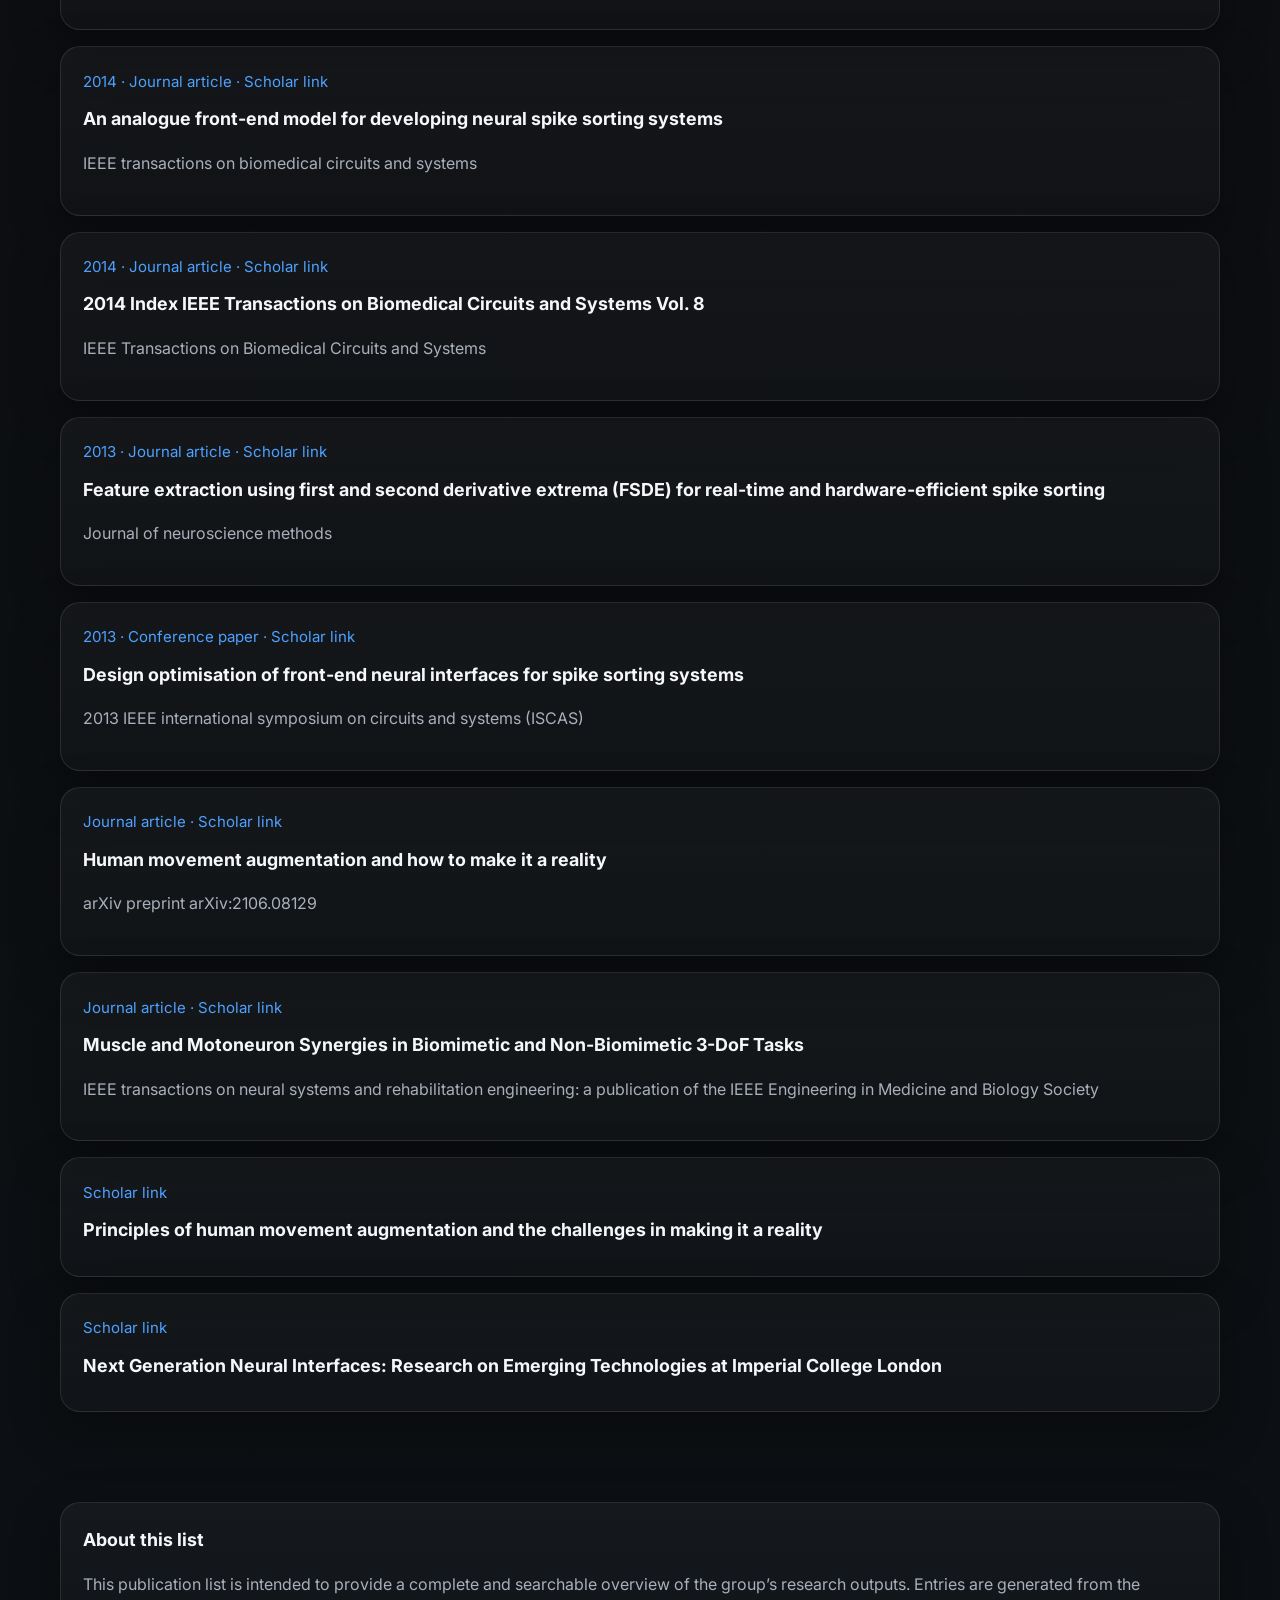
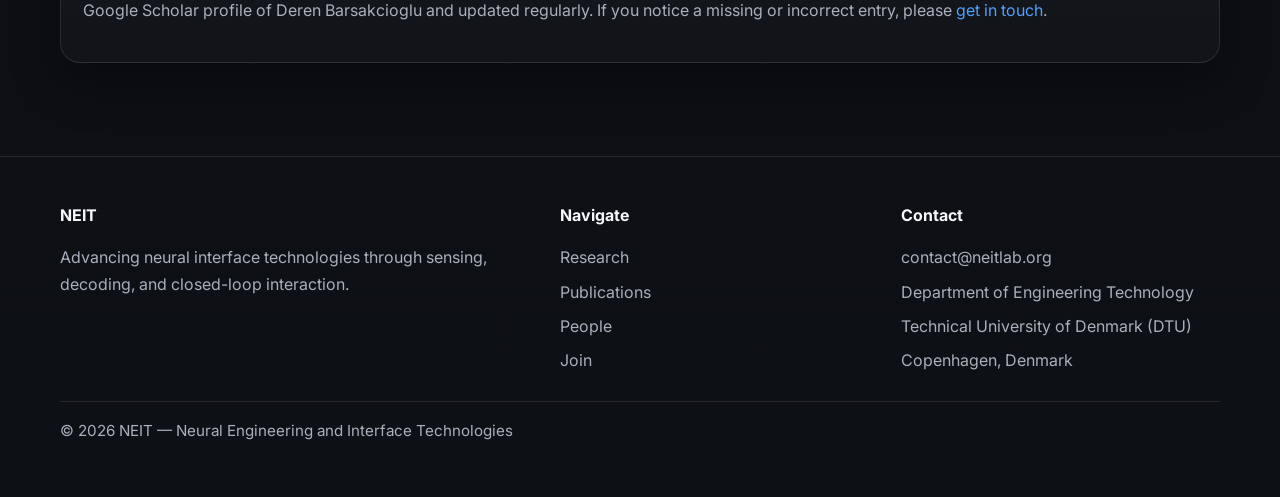
<file: publications.html>
<!DOCTYPE html>
<html lang="en">
<head>
  <meta charset="UTF-8">
  <meta name="viewport" content="width=device-width, initial-scale=1.0">
  <title>Publications | NEIT</title>
  <meta name="description" content="Browse publications and research outputs from NEIT.">
  <link rel="preconnect" href="https://fonts.googleapis.com">
  <link rel="preconnect" href="https://fonts.gstatic.com" crossorigin>
  <link href="https://fonts.googleapis.com/css2?family=Inter:wght@400;500;600;700;800&display=swap" rel="stylesheet">
  <link rel="icon" href="neitlab-favicon.svg" type="image/svg+xml">
  <link rel="icon" href="favicon.ico" sizes="any">
  <link rel="stylesheet" href="styles.css">
</head>
<body>

<header class="site-header">
  <div class="container header-inner">
    <a class="brand" href="index.html" aria-label="NEIT home">
      <div class="brand-mark">
        <span class="logo-neit">NEIT</span><span class="logo-lab">Lab</span>
      </div>
      <div class="brand-text">
        <span>Neural Engineering and Interface Technologies</span>
      </div>
    </a>
    <button class="nav-toggle" aria-expanded="false" aria-controls="site-nav">Menu</button>
    <nav class="site-nav" id="site-nav" aria-label="Primary navigation">
      <ul>
        <li><a href="index.html">Home</a></li>
        <li><a href="about.html">About</a></li>
        <li><a href="research.html">Research</a></li>
        <li><a href="publications.html" class="active">Publications</a></li>
        <li><a href="people.html">People</a></li>
        <li><a href="join.html">Join</a></li>
        <li><a href="news.html">News</a></li>
        <li><a href="contact.html">Contact</a></li>
      </ul>
    </nav>
  </div>
</header>

<main>
  <section class="hero">
    <div class="container">
      <div class="kicker">Publications</div>
      <h1>Selected publications</h1>
      <p class="hero-full">
        Browse the full publication list from NEIT. Use the search bar or filter by year
        to quickly find relevant work.
      </p>
    </div>
  </section>

  <section class="section">
    <div class="container">
      <div class="publication-controls">
        <div class="publication-search">
          <label for="publication-search">Search publications</label>
          <input
            type="text"
            id="publication-search"
            placeholder="Search by title, keyword, or publication venue"
            autocomplete="off"
          >
        </div>
      
        <div class="publication-filter">
          <label for="publication-year">Filter by year</label>
          <select id="publication-year">
            <option value="all">All years</option>
          </select>
        </div>
      </div>

      <p id="publications-count" class="note">Loading publications...</p>

      <div id="publications-list" class="pub-list">
        <p>Loading publications...</p>
      </div>
    </div>
  </section>

  <section class="section">
    <div class="container card">
      <h3>About this list</h3>
      <p>
        This publication list is intended to provide a complete and searchable overview
        of the group’s research outputs. Entries are generated from the Google Scholar
        profile of Deren Barsakcioglu and updated regularly. If you notice a missing or
        incorrect entry, please <a class="inline-link" href="contact.html">get in touch</a>.
      </p>
    </div>
  </section>
</main>

<footer class="footer">
  <div class="container">
    <div class="footer-grid">
      <div>
        <h3>NEIT</h3>
        <p>
          Advancing neural interface technologies through sensing, decoding, and closed-loop interaction.
        </p>
      </div>
      <div>
        <h3>Navigate</h3>
        <ul>
          <li><a href="research.html">Research</a></li>
          <li><a href="publications.html">Publications</a></li>
          <li><a href="people.html">People</a></li>
          <li><a href="join.html">Join</a></li>
        </ul>
      </div>
      <div>
        <h3>Contact</h3>
        <ul>
          <li><a href="mailto:contact@neitlab.org">contact@neitlab.org</a></li>
          <li>Department of Engineering Technology</li>
          <li>Technical University of Denmark (DTU)</li>
          <li>Copenhagen, Denmark</li>
        </ul>
      </div>
    </div>
    <div class="footer-bottom">
      <span>© <span id="current-year"></span> NEIT — Neural Engineering and Interface Technologies</span>
    </div>
  </div>
</footer>

<script src="script.js"></script>
</body>
</html>
</file>
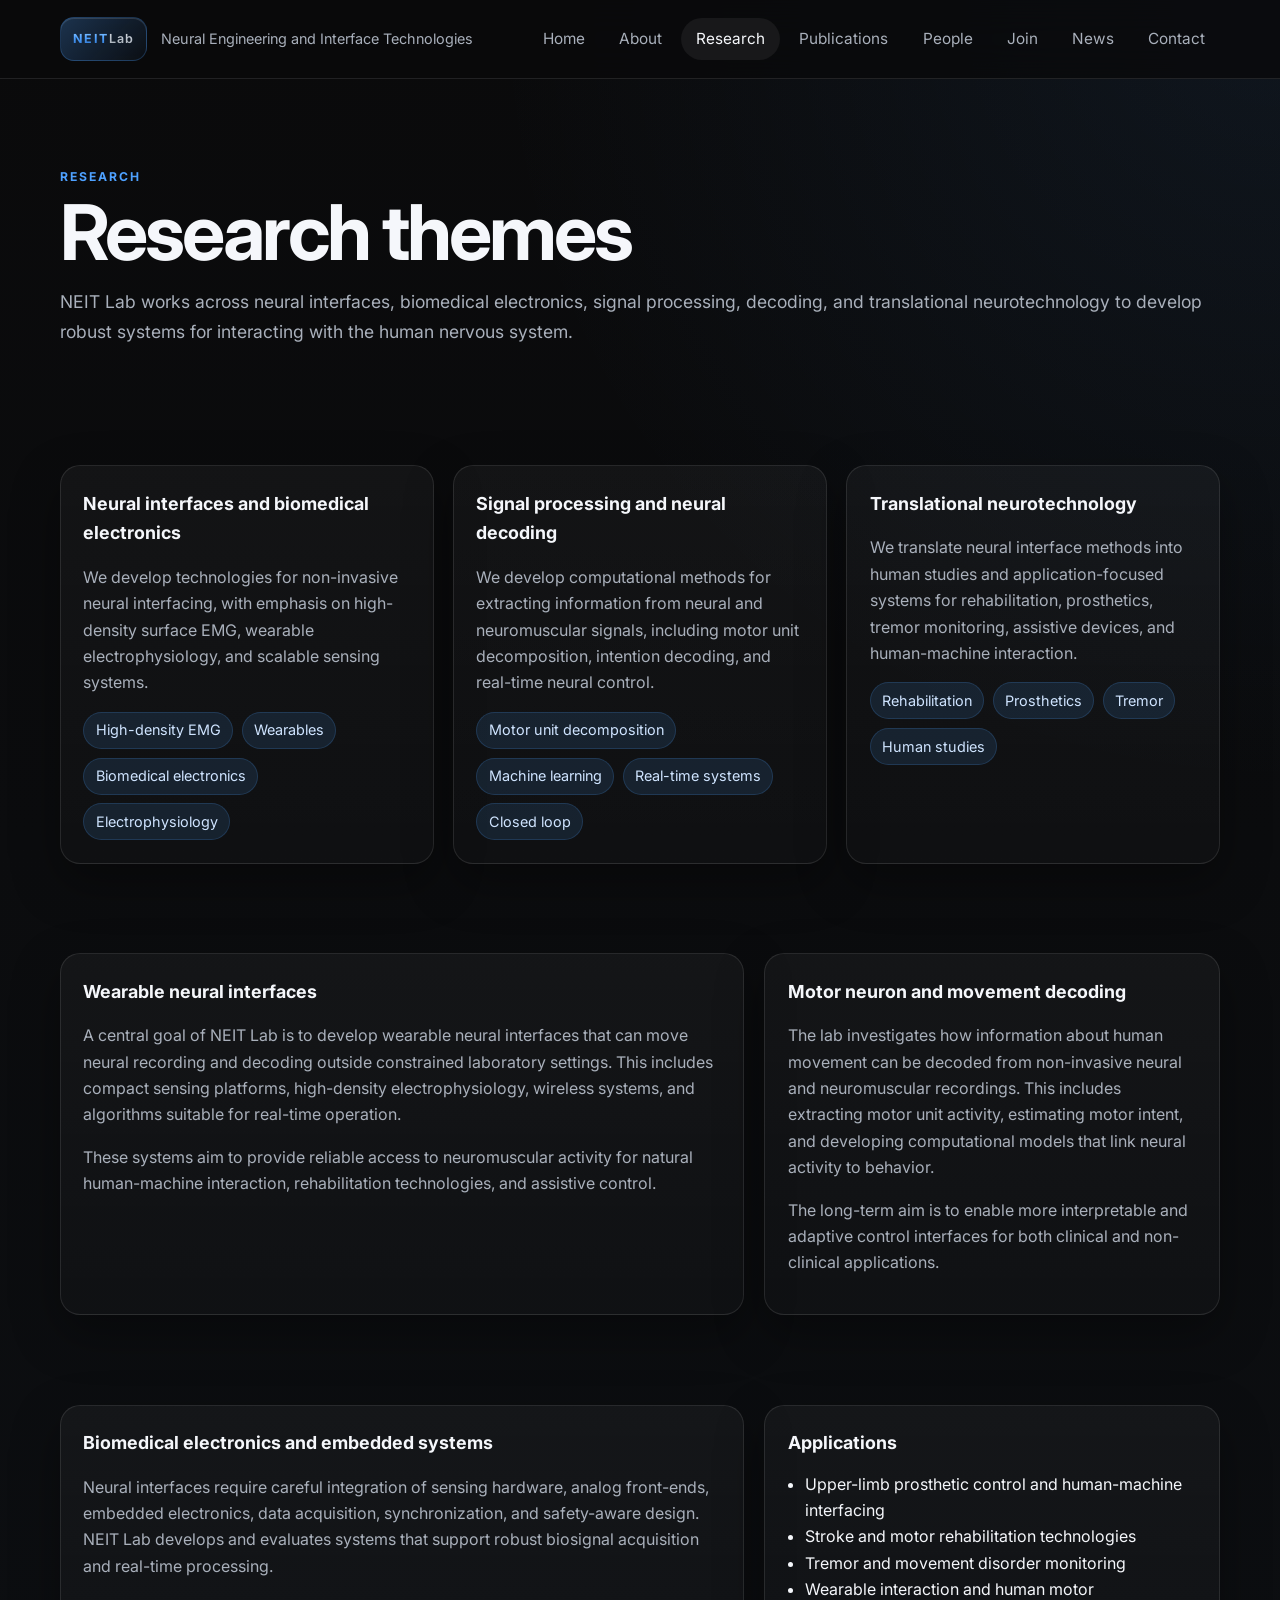
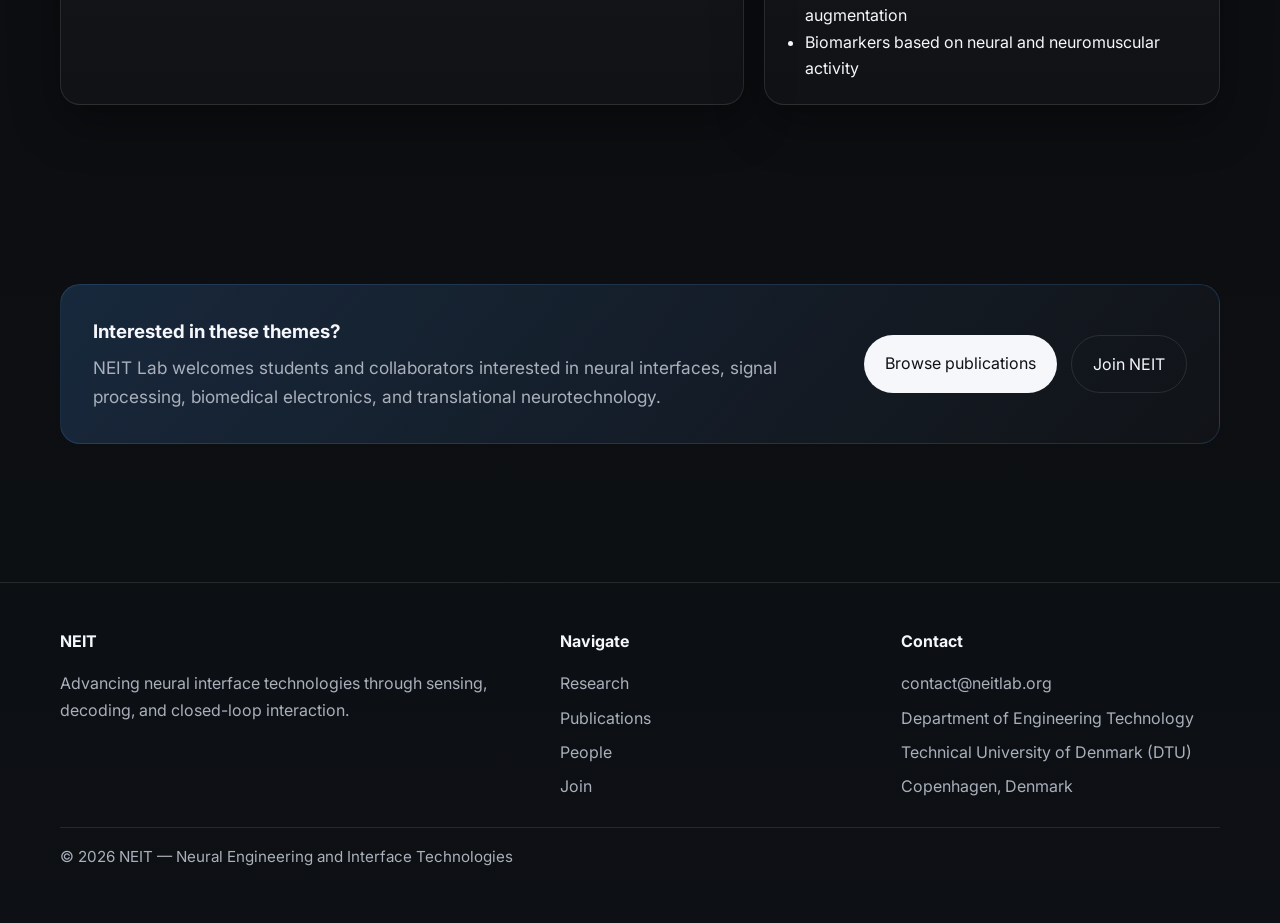
<file: research.html>
<!DOCTYPE html>
<html lang="en">
<head>
  <meta charset="UTF-8">
  <meta name="viewport" content="width=device-width, initial-scale=1.0">
  <title>Research | NEIT Lab</title>
  <meta name="description" content="Research themes at NEIT Lab: neural interfaces, biomedical electronics, signal processing, decoding, and translational neurotechnology.">
  <link rel="preconnect" href="https://fonts.googleapis.com">
  <link rel="preconnect" href="https://fonts.gstatic.com" crossorigin>
  <link href="https://fonts.googleapis.com/css2?family=Inter:wght@400;500;600;700;800&display=swap" rel="stylesheet">
  <link rel="icon" href="neitlab-favicon.svg" type="image/svg+xml">
  <link rel="icon" href="favicon.ico" sizes="any">
  <link rel="stylesheet" href="styles.css">
</head>
<body>

<header class="site-header">
  <div class="container header-inner">
    <a class="brand" href="index.html" aria-label="NEIT Lab home">
      <div class="brand-mark">
        <span class="logo-neit">NEIT</span><span class="logo-lab">Lab</span>
      </div>
      <div class="brand-text">
        <span>Neural Engineering and Interface Technologies</span>
      </div>
    </a>
    <button class="nav-toggle" aria-expanded="false" aria-controls="site-nav">Menu</button>
    <nav class="site-nav" id="site-nav" aria-label="Primary navigation">
      <ul>
        <li><a href="index.html">Home</a></li>
        <li><a href="about.html">About</a></li>
        <li><a href="research.html" class="active">Research</a></li>
        <li><a href="publications.html">Publications</a></li>
        <li><a href="people.html">People</a></li>
        <li><a href="join.html">Join</a></li>
        <li><a href="news.html">News</a></li>
        <li><a href="contact.html">Contact</a></li>
      </ul>
    </nav>
  </div>
</header>

<main>
  <section class="hero">
    <div class="container">
      <div class="kicker">Research</div>
      <h1>Research themes</h1>
      <p class="hero-full">
        NEIT Lab works across neural interfaces, biomedical electronics, signal processing,
        decoding, and translational neurotechnology to develop robust systems for interacting
        with the human nervous system.
      </p>
    </div>
  </section>

  <section class="section">
    <div class="container">
      <div class="grid-3">
        <article class="card">
          <h3>Neural interfaces and biomedical electronics</h3>
          <p>
            We develop technologies for non-invasive neural interfacing, with emphasis on
            high-density surface EMG, wearable electrophysiology, and scalable sensing systems.
          </p>
          <div class="tag-list">
            <span class="tag">High-density EMG</span>
            <span class="tag">Wearables</span>
            <span class="tag">Biomedical electronics</span>
            <span class="tag">Electrophysiology</span>
          </div>
        </article>

        <article class="card">
          <h3>Signal processing and neural decoding</h3>
          <p>
            We develop computational methods for extracting information from neural and
            neuromuscular signals, including motor unit decomposition, intention decoding,
            and real-time neural control.
          </p>
          <div class="tag-list">
            <span class="tag">Motor unit decomposition</span>
            <span class="tag">Machine learning</span>
            <span class="tag">Real-time systems</span>
            <span class="tag">Closed loop</span>
          </div>
        </article>

        <article class="card">
          <h3>Translational neurotechnology</h3>
          <p>
            We translate neural interface methods into human studies and application-focused
            systems for rehabilitation, prosthetics, tremor monitoring, assistive devices, and
            human-machine interaction.
          </p>
          <div class="tag-list">
            <span class="tag">Rehabilitation</span>
            <span class="tag">Prosthetics</span>
            <span class="tag">Tremor</span>
            <span class="tag">Human studies</span>
          </div>
        </article>
      </div>
    </div>
  </section>

  <section class="section">
    <div class="container two-column-layout">
      <div class="card">
        <h3>Wearable neural interfaces</h3>
        <p>
          A central goal of NEIT Lab is to develop wearable neural interfaces that can move
          neural recording and decoding outside constrained laboratory settings. This includes
          compact sensing platforms, high-density electrophysiology, wireless systems, and
          algorithms suitable for real-time operation.
        </p>
        <p>
          These systems aim to provide reliable access to neuromuscular activity for natural
          human-machine interaction, rehabilitation technologies, and assistive control.
        </p>
      </div>

      <div class="card">
        <h3>Motor neuron and movement decoding</h3>
        <p>
          The lab investigates how information about human movement can be decoded from
          non-invasive neural and neuromuscular recordings. This includes extracting motor unit
          activity, estimating motor intent, and developing computational models that link
          neural activity to behavior.
        </p>
        <p>
          The long-term aim is to enable more interpretable and adaptive control interfaces
          for both clinical and non-clinical applications.
        </p>
      </div>
    </div>
  </section>

  <section class="section">
    <div class="container two-column-layout">
      <div class="card">
        <h3>Biomedical electronics and embedded systems</h3>
        <p>
          Neural interfaces require careful integration of sensing hardware, analog front-ends,
          embedded electronics, data acquisition, synchronization, and safety-aware design.
          NEIT Lab develops and evaluates systems that support robust biosignal acquisition
          and real-time processing.
        </p>
      </div>

      <div class="card">
        <h3>Applications</h3>
        <ul class="content-list">
          <li>Upper-limb prosthetic control and human-machine interfacing</li>
          <li>Stroke and motor rehabilitation technologies</li>
          <li>Tremor and movement disorder monitoring</li>
          <li>Wearable interaction and human motor augmentation</li>
          <li>Biomarkers based on neural and neuromuscular activity</li>
        </ul>
      </div>
    </div>
  </section>

  <section class="section">
    <section class="section">
      <div class="container">
        <div class="cta-band">
          <div>
            <h3>Interested in these themes?</h3>
            <p class="intro-text">
              NEIT Lab welcomes students and collaborators interested in neural interfaces,
              signal processing, biomedical electronics, and translational neurotechnology.
            </p>
          </div>
          <div class="button-row">
            <a class="button primary" href="publications.html">Browse publications</a>
            <a class="button secondary" href="join.html">Join NEIT</a>
          </div>
        </div>
      </div>
    </section>
  </section>
</main>

<footer class="footer">
  <div class="container">
    <div class="footer-grid">
      <div>
        <h3>NEIT</h3>
        <p>Advancing neural interface technologies through sensing, decoding, and closed-loop interaction.</p>
      </div>
      <div>
        <h3>Navigate</h3>
        <ul>
          <li><a href="research.html">Research</a></li>
          <li><a href="publications.html">Publications</a></li>
          <li><a href="people.html">People</a></li>
          <li><a href="join.html">Join</a></li>
        </ul>
      </div>
      <div>
        <h3>Contact</h3>
        <ul>
          <li><a href="mailto:contact@neitlab.org">contact@neitlab.org</a></li>
          <li>Department of Engineering Technology</li>
          <li>Technical University of Denmark (DTU)</li>
          <li>Copenhagen, Denmark</li>
        </ul>
      </div>
    </div>
    <div class="footer-bottom">
      <span>© <span id="current-year"></span> NEIT — Neural Engineering and Interface Technologies</span>
    </div>
  </div>
</footer>

<script src="script.js"></script>
</body>
</html>
</file>
<file: styles.css>
:root {
  --bg: #0a0a0b;
  --bg-soft: #121316;
  --panel: #17191d;
  --panel-2: #1f2329;
  --text: #f5f7fb;
  --muted: #a9b0bb;
  --line: rgba(255, 255, 255, 0.1);
  --accent: #4ea1ff;
  --accent-soft: rgba(78, 161, 255, 0.12);
  --max-width: 1160px;
  --radius: 20px;
  --shadow: 0 18px 48px rgba(0, 0, 0, 0.35);
}

* {
  box-sizing: border-box;
}

html {
  scroll-behavior: smooth;
}

body {
  margin: 0;
  font-family:
    Inter,
    ui-sans-serif,
    system-ui,
    -apple-system,
    BlinkMacSystemFont,
    "Segoe UI",
    sans-serif;
  background:
    radial-gradient(
      circle at top right,
      rgba(78, 161, 255, 0.08),
      transparent 28%
    ),
    linear-gradient(180deg, #0a0a0b 0%, #0d1014 100%);
  color: var(--text);
  line-height: 1.65;
}

a {
  color: inherit;
  text-decoration: none;
}

img {
  display: block;
  max-width: 100%;
}

.container {
  width: min(calc(100% - 2rem), var(--max-width));
  margin: 0 auto;
}

/* =========================================================
   Header
   ========================================================= */

.site-header {
  position: sticky;
  top: 0;
  z-index: 100;
  backdrop-filter: blur(18px);
  background: rgba(10, 10, 11, 0.78);
  border-bottom: 1px solid var(--line);
}

.header-inner {
  min-height: 78px;
  display: flex;
  align-items: center;
  justify-content: space-between;
  gap: 1rem;
}

.brand {
  display: flex;
  align-items: center;
  gap: 0.9rem;
}

.brand-mark {
  height: 44px;
  padding: 0 12px;
  border-radius: 14px;
  background: linear-gradient(
    135deg,
    rgba(78, 161, 255, 0.28),
    rgba(78, 161, 255, 0.04)
  );
  border: 1px solid rgba(78, 161, 255, 0.24);
  display: flex;
  align-items: center;
  justify-content: center;
  box-shadow: inset 0 1px 0 rgba(255, 255, 255, 0.12);
}

.logo-neit {
  font-weight: 700;
  letter-spacing: 0.12em;
  font-size: 0.78rem;
  background: linear-gradient(
    180deg,
    #9ed2ff 0%,
    #4ea1ff 45%,
    #1f5fb8 100%
  );
  -webkit-background-clip: text;
  -webkit-text-fill-color: transparent;
  background-clip: text;
  color: transparent;
}

.logo-lab {
  font-weight: 600;
  letter-spacing: 0.08em;
  font-size: 0.78rem;
  background: linear-gradient(
    180deg,
    #e3e7ec 0%,
    #bfc6cf 45%,
    #9aa3ad 100%
  );
  -webkit-background-clip: text;
  -webkit-text-fill-color: transparent;
  background-clip: text;
  color: transparent;
}

.brand-text span {
  display: block;
  color: var(--muted);
  font-size: 0.9rem;
  line-height: 1.2;
}

.nav-toggle {
  display: none;
  border: 1px solid var(--line);
  background: transparent;
  color: var(--text);
  border-radius: 12px;
  padding: 0.65rem 0.8rem;
  cursor: pointer;
}

.site-nav ul {
  list-style: none;
  display: flex;
  gap: 0.3rem;
  padding: 0;
  margin: 0;
  flex-wrap: wrap;
  justify-content: flex-end;
}

.site-nav a {
  display: inline-flex;
  align-items: center;
  min-height: 42px;
  padding: 0 0.92rem;
  border-radius: 999px;
  color: var(--muted);
  font-size: 0.96rem;
  transition:
    color 0.2s ease,
    background 0.2s ease;
}

.site-nav a:hover,
.site-nav a.active {
  color: var(--text);
  background: rgba(255, 255, 255, 0.06);
}

/* =========================================================
   Hero sections
   ========================================================= */

.hero {
  padding: 5.5rem 0 3.5rem;
}

.hero-grid {
  display: grid;
  grid-template-columns: 1.3fr 0.9fr;
  gap: 2rem;
  align-items: center;
}

.hero p.hero-full {
  max-width: none;
  font-size: 1.1rem;
  line-height: 1.7;
}

.kicker,
.page-kicker {
  color: var(--accent);
  text-transform: uppercase;
  letter-spacing: 0.16em;
  font-size: 0.76rem;
  font-weight: 700;
}

.hero h1,
.page-hero h1 {
  font-size: clamp(2.6rem, 6vw, 5rem);
  line-height: 0.95;
  margin: 0.6rem 0 1rem;
  letter-spacing: -0.04em;
}

.hero p,
.page-hero p,
.intro-text {
  color: var(--muted);
  font-size: 1.08rem;
  max-width: 62ch;
}

.hero-actions,
.button-row {
  display: flex;
  flex-wrap: wrap;
  gap: 0.9rem;
  margin-top: 1.65rem;
}

.page-hero {
  padding: 4rem 0 1.5rem;
}

.page-hero .panel {
  padding: 1.4rem;
}

/* =========================================================
   Buttons
   ========================================================= */

.button,
button,
input[type="submit"] {
  appearance: none;
  border: 0;
  border-radius: 999px;
  padding: 0.92rem 1.3rem;
  font: inherit;
  cursor: pointer;
  transition:
    transform 0.2s ease,
    opacity 0.2s ease,
    background 0.2s ease;
}

.button:hover,
button:hover,
input[type="submit"]:hover {
  transform: translateY(-1px);
}

.button.primary,
input[type="submit"] {
  background: var(--text);
  color: #101214;
}

.button.secondary,
button.secondary {
  background: transparent;
  color: var(--text);
  border: 1px solid var(--line);
}

/* =========================================================
   Panels and cards
   ========================================================= */

.hero-panel,
.panel,
.stat-card,
.card,
.quote-block,
.publication-item,
.news-item,
.person-card,
.contact-card,
.timeline-item,
.job-card {
  background: linear-gradient(
    180deg,
    rgba(255, 255, 255, 0.04),
    rgba(255, 255, 255, 0.02)
  );
  border: 1px solid var(--line);
  border-radius: var(--radius);
  box-shadow: var(--shadow);
}

.hero-panel {
  padding: 1.2rem;
}

.hero-panel img {
  border-radius: calc(var(--radius) - 6px);
  border: 1px solid var(--line);
}

.card,
.person-card,
.contact-card,
.job-card,
.timeline-item,
.news-item,
.publication-item {
  padding: 1.4rem;
}

.card h3,
.person-card h3,
.job-card h3,
.news-item h3,
.publication-item h3,
.contact-card h3,
.timeline-item h3,
.news-entry h2 {
  margin-top: 0;
  margin-bottom: 0.55rem;
  font-size: 1.12rem;
}

.card p,
.person-card p,
.job-card p,
.news-item p,
.publication-item p,
.contact-card p,
.timeline-item p,
.news-entry p,
.list-muted,
.meta,
small {
  color: var(--muted);
}

.card ul,
.content-list,
.clean-list {
  margin: 0.8rem 0 0;
  padding-left: 1.1rem;
}

/* =========================================================
   Metrics
   ========================================================= */

.metric-grid {
  display: grid;
  grid-template-columns: repeat(3, 1fr);
  gap: 1rem;
  margin-top: 1rem;
}

.stat-card {
  padding: 1rem;
}

.stat-card strong {
  display: block;
  font-size: 1.55rem;
  margin-bottom: 0.15rem;
}

/* =========================================================
   Sections and headings
   ========================================================= */

.section {
  padding: 2.8rem 0;
}

.section-heading {
  display: grid;
  grid-template-columns: auto 1fr;
  gap: 3rem;
  align-items: end;
  margin-bottom: 1.4rem;
}

.section-heading > div {
  display: flex;
  flex-direction: column;
  justify-content: flex-end;
}

.section-heading h2 {
  margin: 0.35rem 0 0;
  font-size: clamp(1.7rem, 4vw, 2.5rem);
  letter-spacing: -0.03em;
  line-height: 1;
}

.section-heading p {
  margin: 0 0 0.2rem;
  color: var(--muted);
  max-width: 90ch;
}

.inline-link {
  color: var(--accent);
  text-decoration: none;
  border-bottom: 1px solid transparent;
  transition:
    color 0.2s ease,
    border-color 0.2s ease;
}

.inline-link:hover {
  border-bottom-color: var(--accent);
}

/* =========================================================
   Grids and layouts
   ========================================================= */

.grid-2,
.grid-3,
.grid-4 {
  display: grid;
  gap: 1.2rem;
}

.grid-2 {
  grid-template-columns: repeat(2, minmax(0, 1fr));
}

.grid-3 {
  grid-template-columns: repeat(3, minmax(0, 1fr));
}

.grid-4 {
  grid-template-columns: repeat(4, minmax(0, 1fr));
}

.feature-strip {
  display: grid;
  grid-template-columns: 1.2fr 0.8fr;
  gap: 1.2rem;
}

.two-column-layout {
  display: grid;
  grid-template-columns: 1.2fr 0.8fr;
  gap: 1.3rem;
}

/* =========================================================
   Quotes and tags
   ========================================================= */

.quote-block {
  padding: 1.4rem;
}

.quote-block blockquote {
  margin: 0;
  font-size: 1.12rem;
  line-height: 1.6;
}

.quote-block cite {
  display: block;
  margin-top: 1rem;
  color: var(--muted);
  font-style: normal;
}

.tag-list {
  display: flex;
  flex-wrap: wrap;
  gap: 0.55rem;
  margin-top: 1rem;
}

.tag {
  display: inline-flex;
  align-items: center;
  padding: 0.35rem 0.7rem;
  border-radius: 999px;
  background: var(--accent-soft);
  color: #cfe4ff;
  border: 1px solid rgba(78, 161, 255, 0.18);
  font-size: 0.9rem;
}

/* =========================================================
   Media blocks
   ========================================================= */

.media-block {
  overflow: hidden;
}

.media-block img {
  aspect-ratio: 16 / 10;
  object-fit: cover;
  border-radius: calc(var(--radius) - 6px);
  border: 1px solid var(--line);
}

/* =========================================================
   People page
   ========================================================= */

.person-card .role,
.publication-meta,
.news-meta,
.job-meta,
.contact-meta {
  font-size: 0.94rem;
  color: var(--accent);
  margin-bottom: 0.6rem;
}

.person-card .details,
.publication-meta span,
.news-meta span {
  color: var(--muted);
}

.person-avatar {
  width: 64px;
  height: 64px;
  border-radius: 18px;
  background: rgba(255, 255, 255, 0.05);
  border: 1px solid var(--line);
  display: grid;
  place-items: center;
  margin-bottom: 1rem;
  font-weight: 700;
}

.person-photo {
  width: 96px;
  height: 96px;
  border-radius: 22px;
  object-fit: cover;
  object-position: center;
  border: 1px solid var(--line);
  margin-bottom: 1rem;
  background: rgba(255, 255, 255, 0.05);
}

.person-avatar-fallback {
  margin-bottom: 1rem;
}

/* =========================================================
   News, publications, timeline and jobs
   ========================================================= */

.news-list,
.pub-list,
.timeline,
.jobs {
  display: grid;
  gap: 1rem;
}

.news-entry {
  padding: 1.4rem;
  scroll-margin-top: 110px;
}

.news-entry h2 {
  font-size: 1.35rem;
  letter-spacing: -0.02em;
}

.news-entry .tag-list {
  margin-top: 0;
}

.news-content {
  margin-top: 0.9rem;
}

.news-content p + p {
  margin-top: 0.9rem;
}

.news-item h3 a,
.news-entry h2 a,
.card h3 a {
  transition: color 0.2s ease;
}

.news-item h3 a:hover,
.news-entry h2 a:hover,
.card h3 a:hover {
  color: var(--accent);
}

/* =========================================================
   Join page
   ========================================================= */

.position-actions {
  display: flex;
  flex-wrap: wrap;
  align-items: center;
  gap: 0.8rem;
  margin-top: 2rem;
}

.position-actions .button {
  display: inline-flex;
  align-items: center;
  justify-content: center;
}

/* =========================================================
   Call-to-action banner
   ========================================================= */

.cta-band {
  margin: 2.8rem 0 0;
  padding: 2rem;
  background: linear-gradient(
    135deg,
    rgba(78, 161, 255, 0.18),
    rgba(255, 255, 255, 0.02)
  );
  border: 1px solid rgba(78, 161, 255, 0.18);
  border-radius: var(--radius);
  display: flex;
  justify-content: space-between;
  align-items: center;
  gap: 1.5rem;
  flex-wrap: wrap;
}

.cta-band > div:first-child {
  flex: 1 1 720px;
  min-width: 0;
}

.cta-band h3 {
  margin: 0 0 0.4rem;
}

.cta-band .intro-text {
  margin: 0;
  max-width: 85ch;
}

.cta-band .button-row {
  margin-top: 0;
  flex: 0 0 auto;
}

/* =========================================================
   Publications controls
   ========================================================= */

.publication-controls {
  display: grid;
  grid-template-columns: minmax(0, 1fr) 220px;
  gap: 1rem;
  align-items: end;
  margin-bottom: 1rem;
}

.publication-search,
.publication-filter {
  min-width: 0;
}

.publication-search label,
.publication-filter label {
  display: block;
  margin-bottom: 0.45rem;
  font-weight: 600;
}

.publication-search input,
.publication-filter select {
  width: 100%;
}

.publication-item .meta {
  margin-bottom: 0.75rem;
}

.publication-item p + p {
  margin-top: 0.6rem;
}

/* =========================================================
   Accessibility
   ========================================================= */

.visually-hidden {
  position: absolute;
  width: 1px;
  height: 1px;
  padding: 0;
  margin: -1px;
  overflow: hidden;
  clip: rect(0, 0, 0, 0);
  white-space: nowrap;
  border: 0;
}

/* =========================================================
   Table-like layouts
   ========================================================= */

.table-like {
  display: grid;
  gap: 0.8rem;
}

.table-row {
  display: grid;
  grid-template-columns: 130px 1fr 130px;
  gap: 1rem;
  align-items: start;
  padding: 1rem 0;
  border-bottom: 1px solid var(--line);
}

.table-row:last-child {
  border-bottom: 0;
}

/* =========================================================
   Forms
   ========================================================= */

form {
  display: grid;
  gap: 0.9rem;
}

label {
  display: grid;
  gap: 0.45rem;
  font-weight: 600;
}

input,
textarea,
select {
  width: 100%;
  border: 1px solid var(--line);
  border-radius: 14px;
  padding: 0.9rem 1rem;
  background: rgba(255, 255, 255, 0.03);
  color: var(--text);
  font: inherit;
}

textarea {
  min-height: 150px;
  resize: vertical;
}

.note {
  font-size: 0.94rem;
  color: var(--muted);
}

.muted-link {
  color: var(--accent);
}

/* =========================================================
   Footer
   ========================================================= */

.footer {
  padding: 2.8rem 0 3.4rem;
  border-top: 1px solid var(--line);
  margin-top: 3rem;
}

.footer-grid {
  display: grid;
  grid-template-columns: 1.2fr 0.8fr 0.8fr;
  gap: 1.4rem;
}

.footer h3 {
  margin-top: 0;
  font-size: 1rem;
}

.footer p,
.footer li,
.footer a {
  color: var(--muted);
}

.footer ul {
  list-style: none;
  padding: 0;
  margin: 0;
  display: grid;
  gap: 0.5rem;
}

.footer-bottom {
  margin-top: 1.7rem;
  padding-top: 1rem;
  border-top: 1px solid var(--line);
  display: flex;
  justify-content: space-between;
  gap: 1rem;
  flex-wrap: wrap;
  color: var(--muted);
  font-size: 0.95rem;
}

/* =========================================================
   Responsive layout: tablets
   ========================================================= */

@media (max-width: 980px) {
  .hero-grid,
  .two-column-layout,
  .feature-strip,
  .footer-grid,
  .grid-4,
  .grid-3,
  .grid-2 {
    grid-template-columns: 1fr;
  }

  .metric-grid {
    grid-template-columns: 1fr;
  }

  .table-row {
    grid-template-columns: 1fr;
    gap: 0.35rem;
  }

  .cta-band {
    align-items: flex-start;
  }
}

/* =========================================================
   Responsive navigation and sections
   ========================================================= */

@media (max-width: 860px) {
  .nav-toggle {
    display: inline-flex;
  }

  .site-nav {
    position: absolute;
    top: calc(100% + 0.6rem);
    left: 1rem;
    right: 1rem;
    background: rgba(17, 18, 21, 0.98);
    border: 1px solid var(--line);
    border-radius: 18px;
    padding: 0.8rem;
    box-shadow: var(--shadow);
    display: none;
  }

  .site-nav.is-open {
    display: block;
  }

  .site-nav ul {
    flex-direction: column;
    align-items: stretch;
  }

  .site-nav a {
    min-height: 46px;
    width: 100%;
    border-radius: 12px;
  }

  .section-heading {
    display: block;
  }

  .section-heading p {
    margin-top: 0.6rem;
    max-width: none;
  }

  .cta-band {
    padding: 1.5rem;
  }

  .cta-band .button-row {
    width: 100%;
  }

  .publication-controls {
    grid-template-columns: 1fr;
  }
}

/* =========================================================
   Responsive layout: mobile
   ========================================================= */

@media (max-width: 600px) {
  .hero {
    padding-top: 4rem;
  }

  .hero h1,
  .page-hero h1 {
    font-size: clamp(2.4rem, 13vw, 3.5rem);
  }

  .position-actions {
    flex-direction: column;
    align-items: stretch;
  }

  .position-actions .button {
    width: 100%;
  }

  .hero-actions,
  .button-row {
    flex-direction: column;
    align-items: stretch;
  }

  .hero-actions .button,
  .button-row .button {
    width: 100%;
    justify-content: center;
    text-align: center;
  }

  .cta-band {
    padding: 1.25rem;
  }

  .news-actions {
    display: flex;
    flex-wrap: wrap;
    gap: 0.8rem;
    margin-top: 1.5rem;
  } 

  .news-actions .button {
    display: inline-flex;
    align-items: center;
    justify-content: center;
  }
}
</file>
